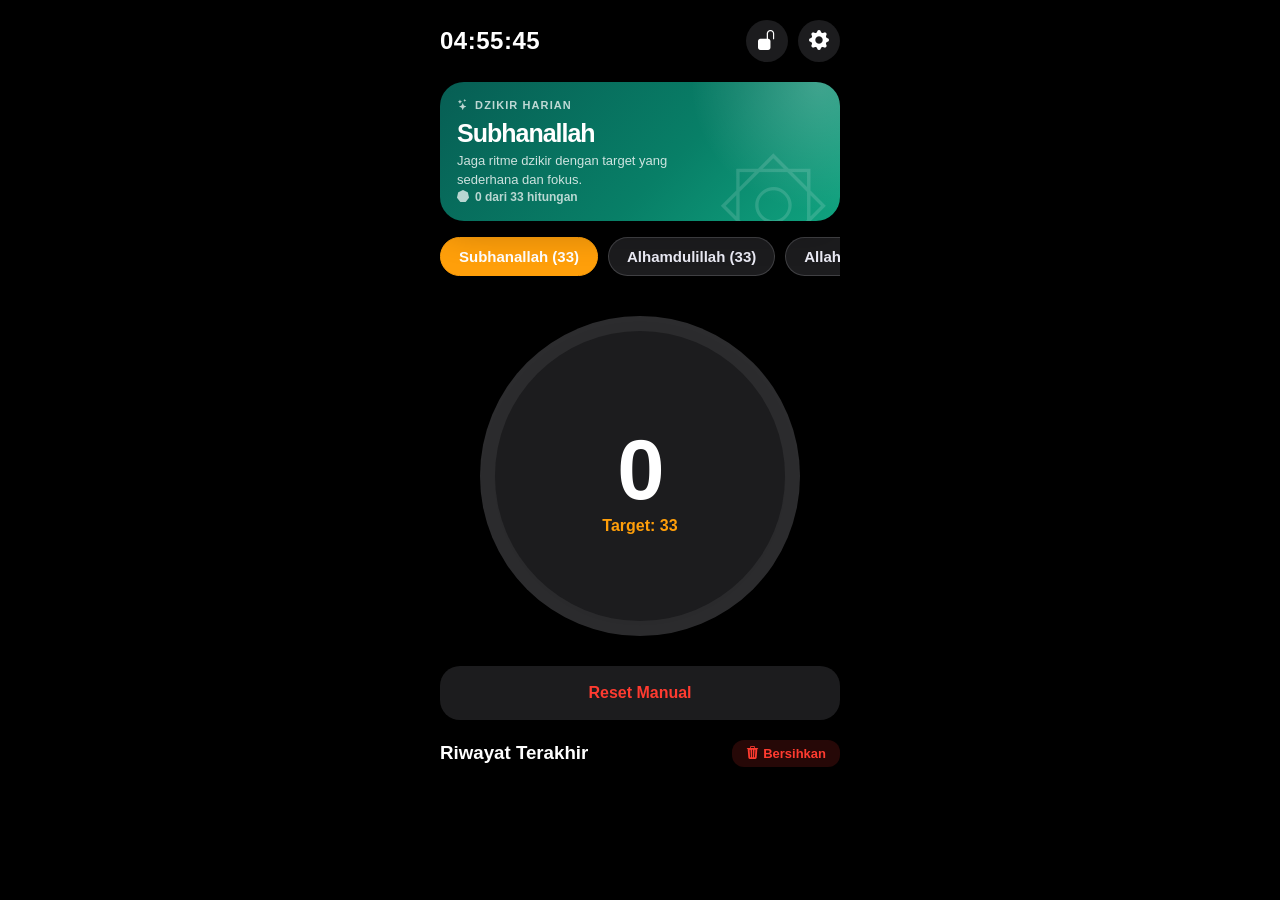
<file: tasbih/index.html>
<!DOCTYPE html>
<html lang="en">
<head>
  <meta charset="UTF-8" />
  <meta name="viewport" content="width=device-width, initial-scale=1, maximum-scale=1, user-scalable=no" />
  <title>Tasbih Digital iOS Style</title>
  <link rel="stylesheet" href="style.css" />
  <link href="https://cdn.jsdelivr.net/npm/bootstrap-icons@1.11.3/font/bootstrap-icons.min.css" rel="stylesheet">
</head>
<body class="night">

  <div class="toast" id="toastNotif">Target Tercapai!</div>
  <button class="exit-zen-btn" onclick="toggleZenSetting()">Keluar Zen Mode</button>

  <div class="modal-overlay" id="customModal">
    <div class="modal-box">
      <div class="modal-title">Atur Target Kustom</div>
      <input type="text" id="customNameInput" class="modal-input" placeholder="Nama Dzikir" style="font-size:18px; margin-bottom:10px; font-weight:normal;" />
      <input type="number" id="customInput" class="modal-input" placeholder="Jumlah Target" />
      <div class="modal-btns">
        <button class="m-btn cancel" onclick="closeModal('customModal')">Batal</button>
        <button class="m-btn save" onclick="saveCustomTarget()">Simpan</button>
      </div>
    </div>
  </div>

  <div class="modal-overlay" id="settingsModal">
    <div class="modal-box">
      <div class="modal-title">Pengaturan</div>
      
      <div class="settings-section">Sistem & Efek</div>
      <div class="setting-item">
        <span class="setting-label">Suara Klik</span>
        <div class="ios-switch" id="sw-sound" onclick="toggleSoundSetting()"></div>
      </div>
      <div class="setting-item">
        <span class="setting-label">Getar (Vibrator)</span>
        <div class="ios-switch active" id="sw-vibrate" onclick="toggleVibrateSetting()"></div>
      </div>

      <div class="settings-section">Fokus Ibadah & Data</div>
      <div class="setting-item">
        <span class="setting-label">Zen Mode</span>
        <div class="ios-switch" id="sw-zen" onclick="toggleZenSetting()"></div>
      </div>
      <div class="setting-item" style="justify-content: center; background: transparent; border: none; padding: 10px 0;">
         <button class="m-btn save" style="width: 100%;" onclick="openFullHistory()"><i class="bi bi-database me-2"></i> Lihat Database History (JSON)</button>
      </div>

      <div class="settings-section">Developer Info</div>
      <div class="soc-list">
        <a href="https://www.instagram.com/sahal_arbani413" target="_blank" class="soc-link"><i class="bi bi-instagram" style="margin-right: 8px;"></i> Instagram</a>
        <a href="https://www.facebook.com/m.mahfudh.71" target="_blank" class="soc-link"><i class="bi bi-facebook" style="margin-right: 8px;"></i> Facebook</a>
        <a href="https://www.tiktok.com/@sahal.arbani?_t=ZS-8vzU6bBIAzQ&_r=1" target="_blank" class="soc-link"><i class="bi bi-tiktok" style="margin-right: 8px;"></i> TikTok</a>
        <a href="https://youtube.com/@sahalarbani" target="_blank" class="soc-link"><i class="bi bi-youtube" style="margin-right: 8px;"></i> YouTube</a>
      </div>

      <button class="m-btn cancel" style="width: 100%; margin-top: 20px;" onclick="closeModal('settingsModal')">Tutup</button>
    </div>
  </div>

  <div class="modal-overlay" id="fullHistoryModal">
    <div class="modal-box" style="display: flex; flex-direction: column; height: 80vh;">
      <div class="modal-title">Database JSON Riwayat</div>
      <div style="overflow-y: auto; flex: 1; text-align: left; background: var(--bg-color); border-radius: 14px; padding: 10px;">
        <ol id="fullHistoryList" style="padding-left: 10px;"></ol>
      </div>
      <div class="modal-btns" style="margin-top: 15px;">
        <button class="m-btn cancel" onclick="clearAllHistory()">Hapus Semua</button>
        <button class="m-btn save" onclick="closeModal('fullHistoryModal')">Tutup</button>
      </div>
    </div>
  </div>

  <div class="top-nav">
    <div class="time" id="time">--:--:--</div>
    <div style="display: flex; gap: 10px;">
      <div class="icon-btn" id="lockBtn" onclick="toggleScreenLock()"><i class="bi bi-unlock-fill"></i></div>
      <div class="icon-btn" onclick="openModal('settingsModal')"><i class="bi bi-gear-fill"></i></div>
    </div>
  </div>

  <section class="tasbih-hero">
    <div class="tasbih-hero-copy">
      <div class="tasbih-hero-kicker"><i class="bi bi-stars"></i> Dzikir Harian</div>
      <h1 class="tasbih-hero-title" id="heroMode">Subhanallah</h1>
      <p class="tasbih-hero-text">Jaga ritme dzikir dengan target yang sederhana dan fokus.</p>
    </div>
    <div class="tasbih-hero-status"><i class="bi bi-heptagon-fill"></i> <span id="heroProgress">0 dari 33 hitungan</span></div>
  </section>

  <div class="preset-container">
    <div class="preset-pill active" onclick="setMode('Subhanallah', 33, this)">Subhanallah (33)</div>
    <div class="preset-pill" onclick="setMode('Alhamdulillah', 33, this)">Alhamdulillah (33)</div>
    <div class="preset-pill" onclick="setMode('Allahu Akbar', 34, this)">Allahu Akbar (34)</div>
    <div class="preset-pill" onclick="openCustomModal(this)">Atur Custom...</div>
  </div>

  <div class="center-container">
    <div class="progress-ring" id="progressRing">
      <button class="massive-btn" id="mainButton" onclick="incrementCount()">
        <div class="counter" id="count">0</div>
        <div class="target-label" id="targetDisplay">Target: 33</div>
      </button>
    </div>
  </div>

  <div class="controls">
    <button class="btn reset" onclick="manualReset()">Reset Manual</button>
  </div>

  <div class="history-card">
    <div class="history-header" style="display: flex; justify-content: space-between; align-items: center; margin-bottom: 15px;">
      <h3 style="margin: 0;">Riwayat Terakhir</h3>
      <button class="clear-history" onclick="clearRecentHistory()"><i class="bi bi-trash3-fill" style="margin-right: 4px;"></i> Bersihkan</button>
    </div>
    <ol id="recentHistoryList"></ol>
  </div>

  <audio id="clickSound" src="click.mp3" preload="auto"></audio>

  <script src="state.js"></script>
  <script src="ui.js"></script>
  <script src="settings.js"></script>
  <script src="core.js"></script>

  <script>
    // ===== HELPER: Konversi HEX ↔ HUE =====
    function hexToHue(hex) {
      const result = /^#?([a-f\d]{2})([a-f\d]{2})([a-f\d]{2})$/i.exec(hex);
      if (!result) return 30; // default orange hue ~30°
      const r = parseInt(result[1], 16) / 255;
      const g = parseInt(result[2], 16) / 255;
      const b = parseInt(result[3], 16) / 255;
      const max = Math.max(r, g, b), min = Math.min(r, g, b);
      let h = 0;
      if (max !== min) {
        const d = max - min;
        if (max === r) h = (g - b) / d + (g < b ? 6 : 0);
        else if (max === g) h = (b - r) / d + 2;
        else h = (r - g) / d + 4;
        h = Math.round(h * 60);
      }
      return h;
    }
    
    function hueToHex(hue) {
      const h = hue / 360;
      const hueToRgb = (p, q, t) => {
        if (t < 0) t += 1;
        if (t > 1) t -= 1;
        if (t < 1/6) return p + (q - p) * 6 * t;
        if (t < 1/2) return q;
        if (t < 2/3) return p + (q - p) * (2/3 - t) * 6;
        return p;
      };
      const q = 0.5 < 0.5 ? 0.5 * (1 + 1) : 0.5 + 0.5 - 0.5 * 0.5; // lightness=0.5, saturation=1
      const p = 2 * 0.5 - q;
      const r = hueToRgb(p, q, h + 1/3);
      const g = hueToRgb(p, q, h);
      const b = hueToRgb(p, q, h - 1/3);
      const toHex = x => Math.round(x * 255).toString(16).padStart(2, '0');
      return '#' + toHex(r) + toHex(g) + toHex(b);
    }

    // State variable untuk hue slider
    let savedHue = 0;
    
    // Init theme and color immediately from localStorage
    (function initTasbihThemeAndColor() {
      const isDark = localStorage.getItem('isDarkMode') === 'true';
      if (isDark) document.body.classList.add("night");
      else document.body.classList.remove("night");

      // Sync from parent's appAccentColor (HEX) → tasbih's accentHue (0-360)
      const savedHex = localStorage.getItem('appAccentColor') || '#FF9F0A';
      const hue = parseInt(localStorage.getItem('accentHue'), 10) || hexToHue(savedHex);
      savedHue = hue;
      localStorage.setItem('accentHue', hue.toString());
      localStorage.setItem('appAccentColor', savedHex);
      document.documentElement.style.setProperty('--accent-color', `hsl(${hue}, 100%, 50%)`);
    })();

    // Request sync from parent after DOM is ready
    window.addEventListener('DOMContentLoaded', function() {
      if (typeof updateDisplay === "function") updateDisplay();
      if (window.parent && window.parent !== window) {
        window.parent.postMessage({ type: 'REQUEST_SYNC' }, '*');
      }
    });
      const data = event.data;
      if (data.type === 'SYNC_THEME') {
        if (data.isDark) document.body.classList.add("night");
        else document.body.classList.remove("night");
      }
      if (data.type === 'SYNC_COLOR') {
        // Parent sends HEX → convert to HUE, update slider & localStorage
        const hue = hexToHue(data.colorHex);
        savedHue = hue;
        localStorage.setItem('accentHue', hue.toString());
        localStorage.setItem('appAccentColor', data.colorHex);
        document.documentElement.style.setProperty('--accent-color', `hsl(${hue}, 100%, 50%)`);
        if (typeof updateDisplay === "function") updateDisplay();
        // Also update slider UI if visible
        const hueSlider = document.getElementById('hueSlider');
        if (hueSlider) hueSlider.value = hue;
      }
      if (data.type === 'INCREMENT_COUNT') {
        if (typeof incrementCount === "function") incrementCount();
      }
    });

    if (typeof updateTime === 'function') {
      updateTime();
      setInterval(updateTime, 1000);
    }
  </script>
</body>
</html>
</file>
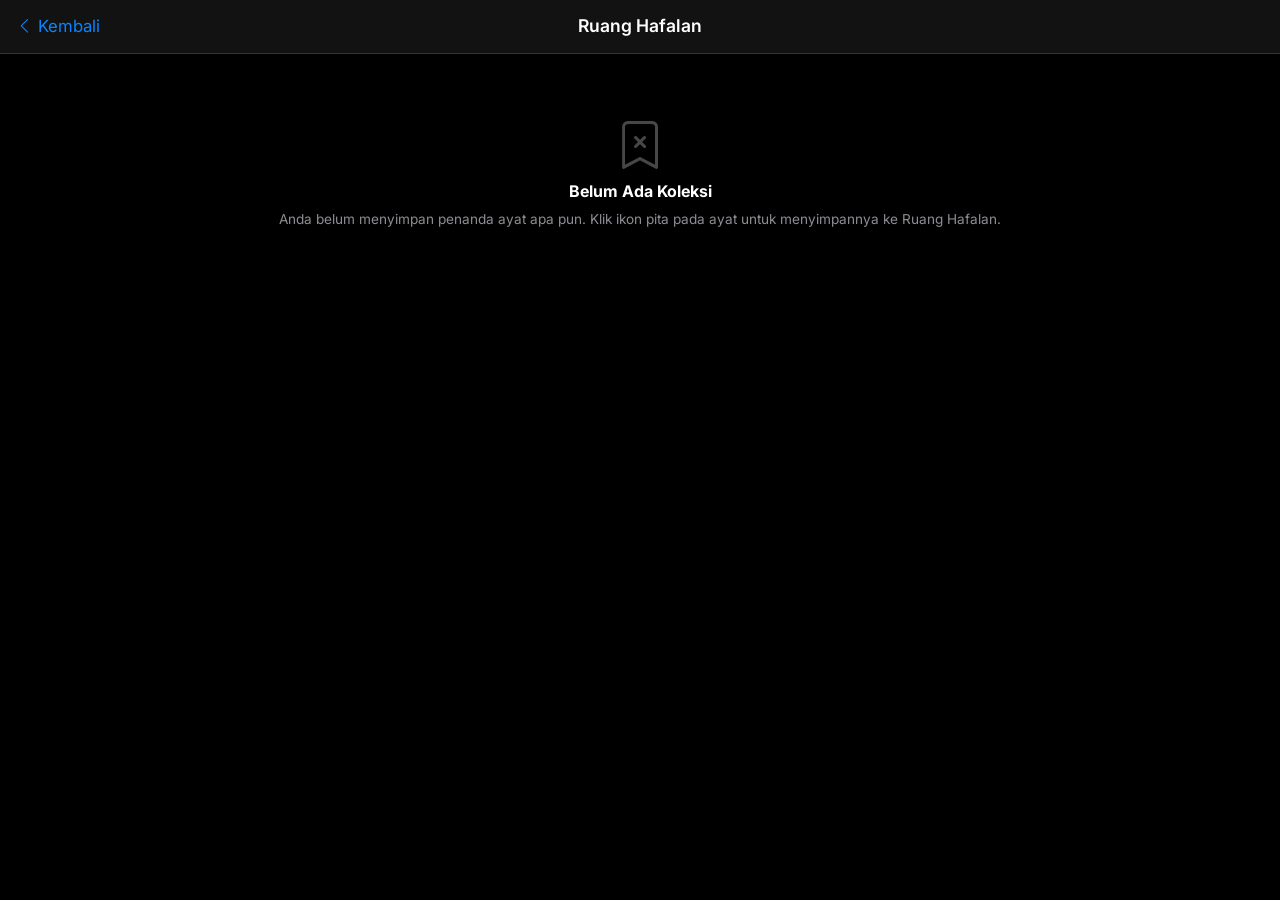
<file: bookmark.html>
<!DOCTYPE html>
<html lang="id">
<head>
  <meta charset="UTF-8">
  <meta name="viewport" content="width=device-width, initial-scale=1.0, maximum-scale=1.0, user-scalable=no, viewport-fit=cover">
  <meta name="theme-color" content="#000000">
  <title>Bookmark Al-Qur'an</title>
  <link href="https://cdn.jsdelivr.net/npm/bootstrap@5.3.3/dist/css/bootstrap.min.css" rel="stylesheet">
  <link href="https://cdn.jsdelivr.net/npm/bootstrap-icons@1.11.3/font/bootstrap-icons.min.css" rel="stylesheet">
  <link href="https://fonts.googleapis.com/css2?family=Inter:wght@400;500;600;700&family=Amiri:wght@400;700&display=swap" rel="stylesheet">
  
  <style>
    :root {
      --ios-bg-primary: #F2F2F7; --ios-bg-secondary: #FFFFFF; --ios-text-main: #000000;
      --ios-text-muted: #8E8E93; --ios-glass-bg: rgba(255, 255, 255, 0.75);
      --ios-glass-border: rgba(0, 0, 0, 0.1); --ios-blue: #0A84FF; --ios-red: #FF3B30;
      --ios-gray-fill: rgba(118, 118, 128, 0.12); --font-sans: 'Inter', sans-serif;
      --font-arab: 'Amiri', serif;
    }

    body.dark-mode {
      --ios-bg-primary: #000000; --ios-bg-secondary: #1C1C1E; --ios-text-main: #FFFFFF;
      --ios-text-muted: rgba(235, 235, 245, 0.6); --ios-glass-bg: rgba(28, 28, 30, 0.65);
      --ios-glass-border: rgba(255, 255, 255, 0.15); --ios-gray-fill: rgba(118, 118, 128, 0.24);
    }

    body {
      font-family: var(--font-sans); background-color: var(--ios-bg-primary); color: var(--ios-text-main);
      margin: 0; padding-top: 70px; padding-bottom: 40px;
    }

    .ios-navbar {
      position: fixed; top: 0; left: 0; width: 100%; height: 54px; background-color: var(--ios-glass-bg);
      backdrop-filter: blur(30px) saturate(200%); -webkit-backdrop-filter: blur(30px) saturate(200%);
      border-bottom: 0.5px solid var(--ios-glass-border); display: flex; align-items: center; justify-content: space-between;
      padding: 0 16px; padding-top: env(safe-area-inset-top); z-index: 1000;
    }

    .ios-navbar .nav-title { font-size: 1.1rem; font-weight: 600; position: absolute; left: 50%; transform: translateX(-50%); }
    .ios-btn-text { background: transparent; border: none; color: var(--ios-blue); font-size: 1.05rem; font-weight: 400; padding: 0; cursor: pointer; }

    .ios-card {
      background-color: var(--ios-bg-secondary); border-radius: 16px; padding: 24px 20px; margin-bottom: 20px;
      border: 0.5px solid var(--ios-glass-border); box-shadow: 0 1px 3px rgba(0,0,0,0.05);
    }
    
    .bm-title { font-size: 1.05rem; font-weight: 700; color: var(--ios-blue); margin-bottom: 4px; }
    .bm-date { font-size: 0.75rem; color: var(--ios-text-muted); }
    
    /* CSS TIPOGRAFI ARSITEKTUR AYAT */
    .text-arab { font-family: var(--font-arab); font-size: 2.2rem; text-align: right; line-height: 2.2; color: var(--ios-text-main); margin-bottom: 20px; }
    .text-latin { color: var(--ios-blue); font-size: 0.95rem; margin-bottom: 8px; font-weight: 500; }
    .text-indo { color: var(--ios-text-muted); font-size: 0.95rem; line-height: 1.5; margin-bottom: 24px;}
    
    .bm-actions { display: flex; justify-content: space-between; align-items: center; border-top: 0.5px solid var(--ios-glass-border); padding-top: 16px; }
    .btn-action { background: var(--ios-gray-fill); color: var(--ios-text-main); border: none; border-radius: 10px; padding: 10px 16px; font-size: 0.85rem; font-weight: 600; display: flex; align-items: center; gap: 6px; }
    .btn-action.delete { color: var(--ios-red); }
    .btn-action.open { background: var(--ios-blue); color: #FFF; }

    .modal-content { background-color: var(--ios-bg-secondary); border-radius: 20px; border: 0.5px solid var(--ios-glass-border); }
    .modal-header { border-bottom: none; padding-bottom: 0; justify-content: center; }
    .modal-title { font-weight: 700; font-size: 1.1rem; }
    .modal-body { text-align: center; color: var(--ios-text-muted); padding-top: 10px; font-size: 0.95rem; }
    .modal-footer { border-top: 0.5px solid var(--ios-glass-border); display: flex; padding: 0; flex-wrap: nowrap; }
    .modal-btn { flex: 1; background: transparent; border: none; padding: 16px; font-weight: 600; font-size: 1.05rem; color: var(--ios-blue); }
    .modal-btn.danger { color: var(--ios-red); border-left: 0.5px solid var(--ios-glass-border); }
    
    .empty-state { text-align: center; padding: 40px 20px; color: var(--ios-text-muted); }
    .empty-state i { font-size: 3rem; margin-bottom: 10px; opacity: 0.5; }
  </style>
</head>
<body class="dark-mode">

<header class="ios-navbar">
  <button class="ios-btn-text" onclick="goBack()"><i class="bi bi-chevron-left"></i> Kembali</button>
  <div class="nav-title">Ruang Hafalan</div>
  <div style="width: 70px;"></div>
</header>

<main class="container px-3" id="bookmarkContainer">
  </main>

<div class="modal fade" id="deleteModal" tabindex="-1" aria-hidden="true">
  <div class="modal-dialog modal-dialog-centered" style="max-width: 320px; margin: 0 auto;">
    <div class="modal-content">
      <div class="modal-header">
        <h5 class="modal-title">Hapus Bookmark?</h5>
      </div>
      <div class="modal-body">
        Apakah Anda yakin ingin menghapus penanda ayat ini dari koleksi Anda?
      </div>
      <div class="modal-footer">
        <button type="button" class="modal-btn" data-bs-dismiss="modal">Batal</button>
        <button type="button" class="modal-btn danger" id="confirmDeleteBtn">Hapus</button>
      </div>
    </div>
  </div>
</div>

<script src="https://cdn.jsdelivr.net/npm/bootstrap@5.3.3/dist/js/bootstrap.bundle.min.js"></script>
<script>
  let bookmarks = [];
  let deleteTargetId = null;
  const deleteModal = new bootstrap.Modal(document.getElementById('deleteModal'));

  window.addEventListener("load", () => {
    const isDark = localStorage.getItem('isDarkMode') !== 'false';
    if (!isDark) document.body.classList.remove("dark-mode");
    
    const savedColor = localStorage.getItem('appAccentColor');
    if (savedColor) document.documentElement.style.setProperty('--ios-blue', savedColor);
    
    loadBookmarks();
  });

  function loadBookmarks() {
    const stored = localStorage.getItem('quran_bookmarks');
    if (stored) {
      bookmarks = JSON.parse(stored);
      bookmarks.sort((a, b) => b.timestamp - a.timestamp);
    }
    renderBookmarks();
  }

  function renderBookmarks() {
    const container = document.getElementById('bookmarkContainer');
    if (bookmarks.length === 0) {
      container.innerHTML = `
        <div class="empty-state">
          <i class="bi bi-bookmark-x"></i>
          <h6 class="fw-bold text-white">Belum Ada Koleksi</h6>
          <p style="font-size: 0.85rem;">Anda belum menyimpan penanda ayat apa pun. Klik ikon pita pada ayat untuk menyimpannya ke Ruang Hafalan.</p>
        </div>
      `;
      return;
    }

    container.innerHTML = bookmarks.map(bm => {
      // BACKWARD COMPATIBILITY: Antisipasi data bookmark lama yang masih pakai "textSnippet"
      const arabText = bm.teksArab ? `<div class="text-arab">${bm.teksArab}</div>` : '';
      const latinText = bm.teksLatin ? bm.teksLatin : (bm.textSnippet || '');
      const indoText = bm.teksIndo ? `<div class="text-indo">${bm.teksIndo}</div>` : '';

      return `
      <div class="ios-card" id="bm-card-${bm.id}">
        <div class="d-flex justify-content-between align-items-center mb-4">
           <div class="bm-title">Surah ${bm.surahName} : Ayat ${bm.ayahNum}</div>
           <div class="bm-date mb-0"><i class="bi bi-clock me-1"></i> ${new Date(bm.timestamp).toLocaleDateString('id-ID', {day: 'numeric', month: 'short'})}</div>
        </div>
        
        ${arabText}
        <div class="text-latin">${latinText}</div>
        ${indoText}
        
        <div class="bm-actions">
          <button class="btn-action delete" onclick="prepareDelete(${bm.id})"><i class="bi bi-trash3-fill"></i> Hapus</button>
          <button class="btn-action open" onclick="openTargetAyah(${bm.surahNum}, ${bm.ayahNum})"><i class="bi bi-book-half"></i> Lanjut Baca</button>
        </div>
      </div>
      `;
    }).join("");
  }

  function prepareDelete(id) {
    deleteTargetId = id;
    deleteModal.show();
  }

  document.getElementById('confirmDeleteBtn').addEventListener('click', () => {
    if (deleteTargetId) {
      bookmarks = bookmarks.filter(bm => bm.id !== deleteTargetId);
      localStorage.setItem('quran_bookmarks', JSON.stringify(bookmarks));
      renderBookmarks();
      deleteModal.hide();
    }
  });

  function openTargetAyah(surahNum, ayahNum) {
    window.location.href = `index.html?openSurah=${surahNum}&scrollAyah=${ayahNum}`;
  }

  function goBack() {
    if (window.history.length > 1) window.history.back();
    else window.location.href = 'index.html#homePage';
  }
</script>
</body>
</html>
</file>
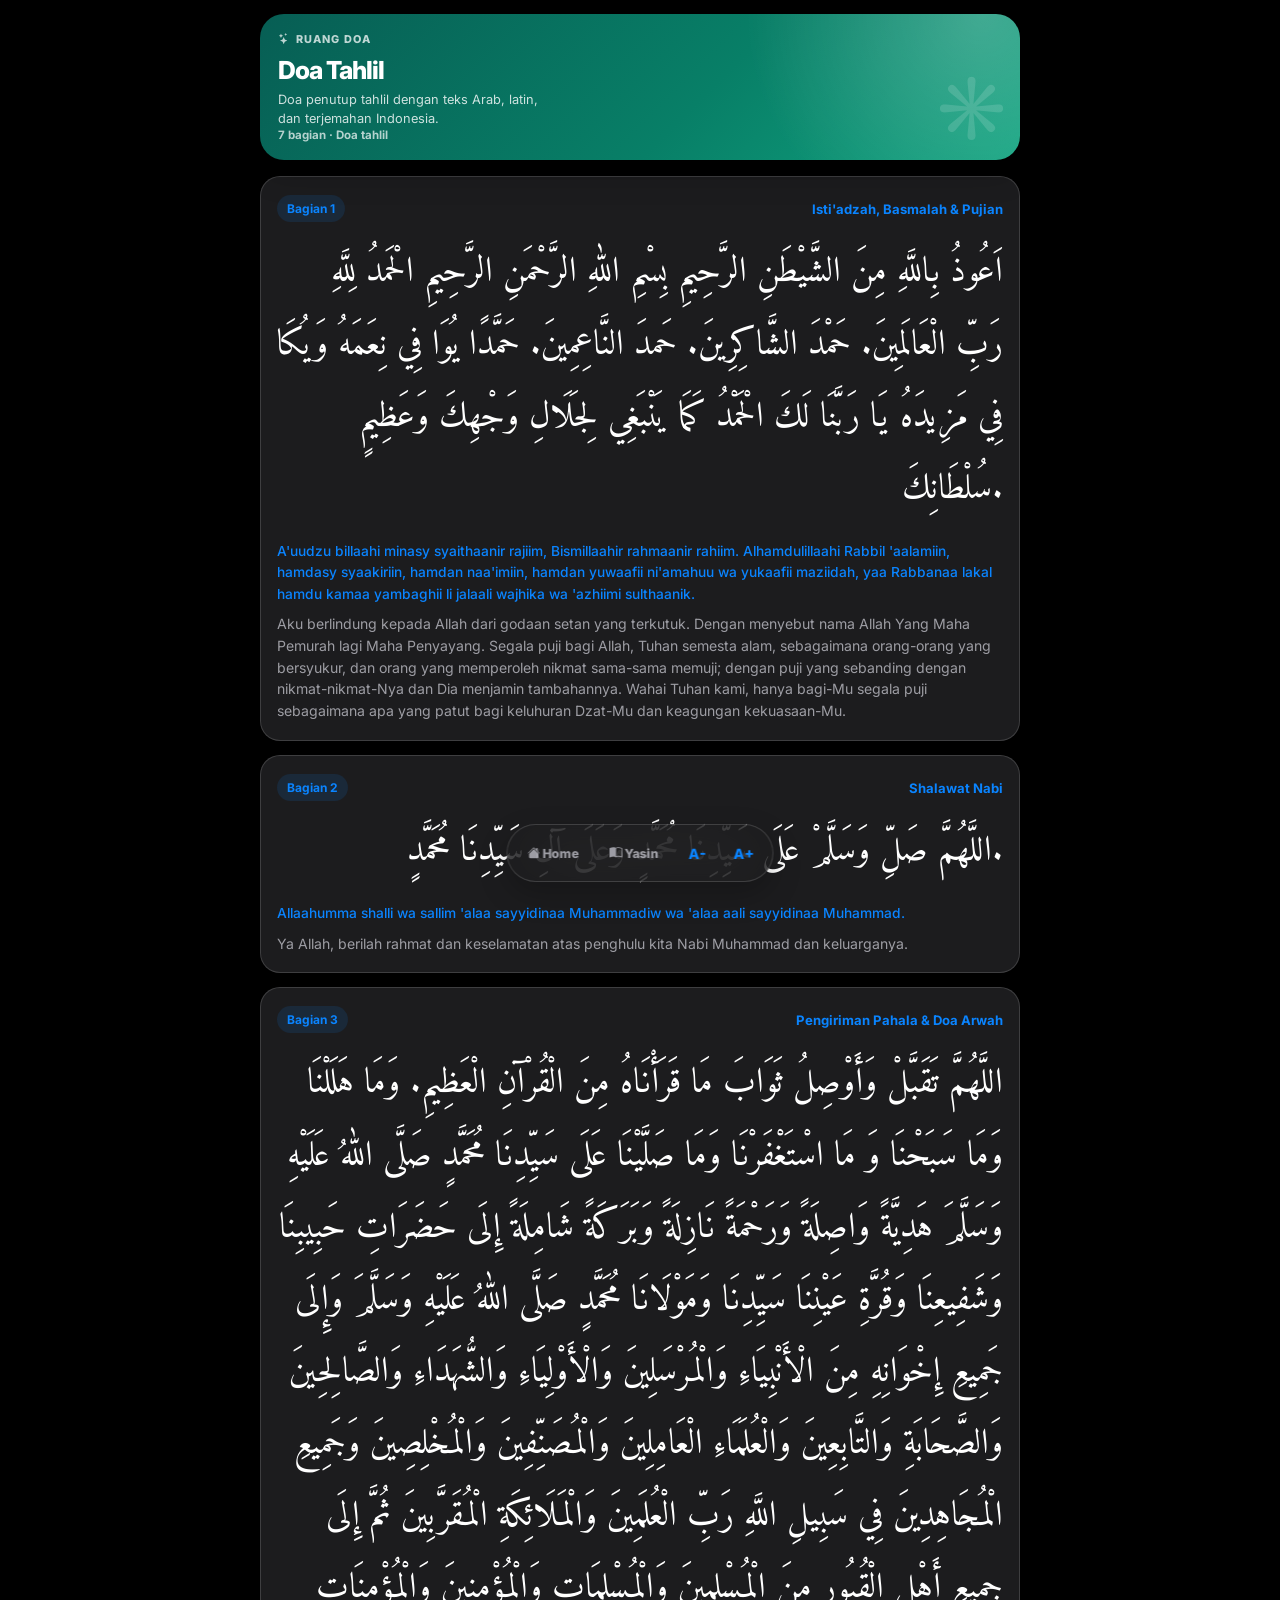
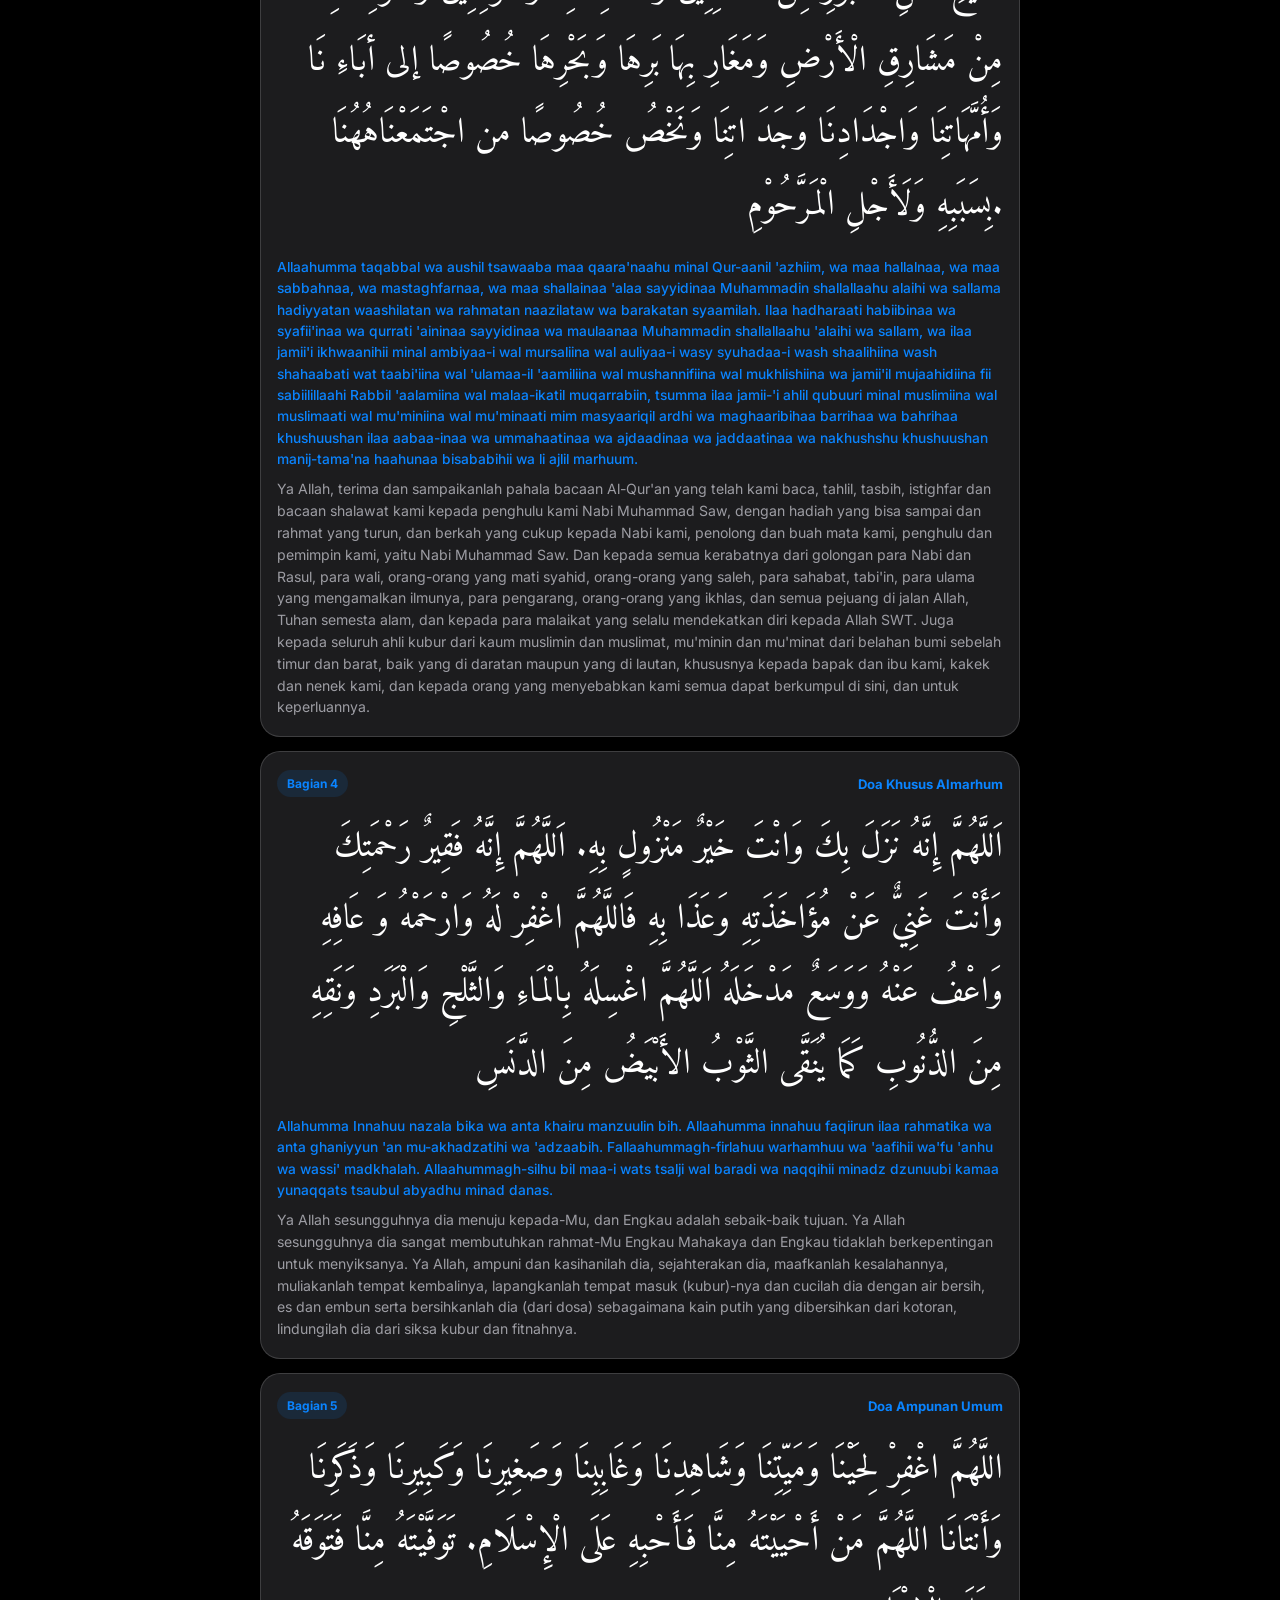
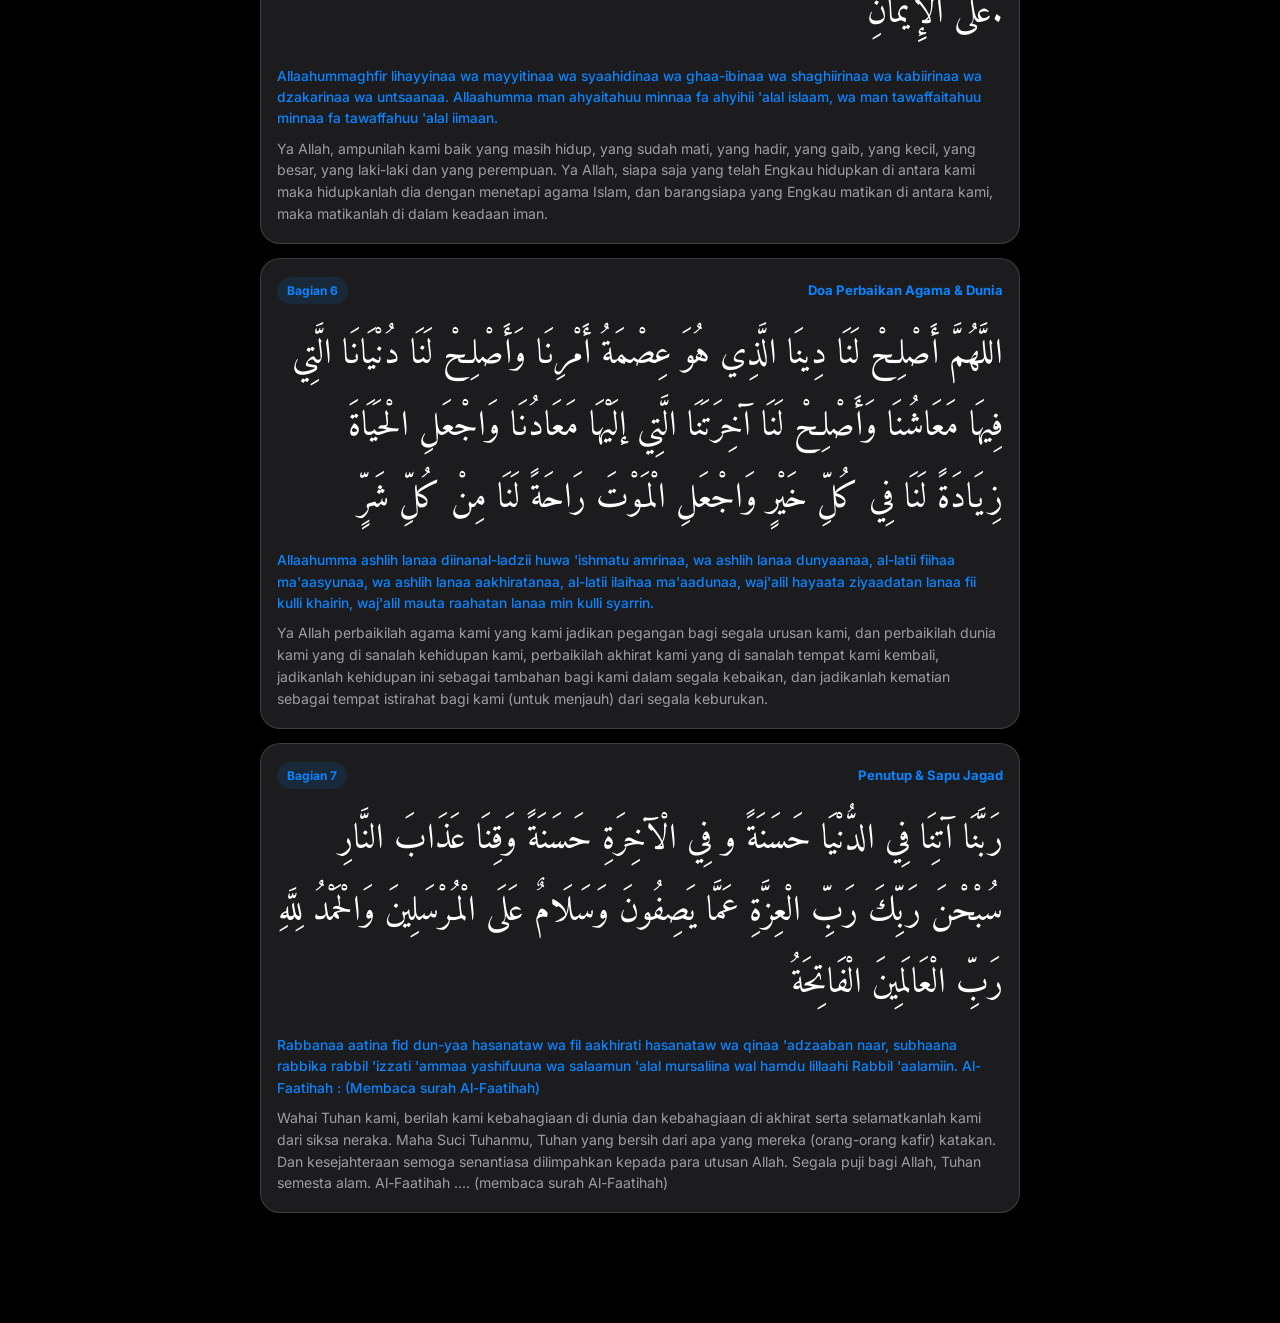
<file: doa-tahlil.html>
<!DOCTYPE html>
<html lang="id">
<head>
  <meta charset="UTF-8">
  <meta name="viewport" content="width=device-width, initial-scale=1.0, maximum-scale=1.0, user-scalable=no, viewport-fit=cover">
  <meta name="theme-color" content="#000000">
  <title>Doa Tahlil</title>
  <link href="https://cdn.jsdelivr.net/npm/bootstrap-icons@1.11.3/font/bootstrap-icons.min.css" rel="stylesheet">
  <link href="https://fonts.googleapis.com/css2?family=Inter:wght@400;500;600;700&family=Amiri:wght@400;700&display=swap" rel="stylesheet">
  <style>
    :root {
      --bg-primary: #F2F2F7; --bg-secondary: #FFFFFF; --text-main: #000000;
      --text-muted: #8E8E93; --glass-bg: rgba(255,255,255,0.78); --glass-border: rgba(0,0,0,0.1);
      --accent: #0A84FF; --accent-soft: rgba(10,132,255,0.12); --gray-fill: rgba(118,118,128,0.12); --reading-font-size: 2rem;
      --font-sans: 'Inter', -apple-system, BlinkMacSystemFont, sans-serif; --font-arab: 'Amiri', serif;
    }
    body.dark-mode {
      --bg-primary: #000000; --bg-secondary: #1C1C1E; --text-main: #FFFFFF;
      --text-muted: rgba(235,235,245,0.62); --glass-bg: rgba(28,28,30,0.72); --glass-border: rgba(255,255,255,0.15);
      --gray-fill: rgba(118,118,128,0.24);
    }
    * { box-sizing: border-box; }
    body {
      margin: 0; padding: calc(14px + env(safe-area-inset-top)) 16px calc(96px + env(safe-area-inset-bottom)); background: var(--bg-primary);
      color: var(--text-main); font-family: var(--font-sans); -webkit-font-smoothing: antialiased;
    }
    .reading-hero { margin: 0 0 16px; padding: 18px; min-height: 138px; display: flex; flex-direction: column; justify-content: space-between; border-radius: 24px; color: #fff; overflow: hidden; position: relative; background: radial-gradient(circle at 95% 0%, rgba(255,255,255,0.22), transparent 32%), linear-gradient(135deg, #075E54, #087F67 58%, #10A37F); box-shadow: 0 14px 32px rgba(0,0,0,0.2); }
    .reading-hero::after { content: "۞"; position: absolute; right: 12px; bottom: -38px; color: rgba(255,255,255,0.14); font-family: var(--font-arab); font-size: 7rem; }
    .reading-hero-copy { position: relative; z-index: 1; }
    .reading-hero-kicker { display: flex; align-items: center; gap: 6px; color: rgba(255,255,255,0.74); font-size: 0.68rem; font-weight: 800; letter-spacing: 0.1em; text-transform: uppercase; }
    .reading-hero-title { margin: 9px 0 5px; font-size: 1.55rem; font-weight: 800; letter-spacing: -0.04em; }
    .reading-hero-text { margin: 0; max-width: 260px; color: rgba(255,255,255,0.8); font-size: 0.8rem; line-height: 1.5; }
    .reading-hero-status { position: relative; z-index: 1; color: rgba(255,255,255,0.7); font-size: 0.72rem; font-weight: 700; }
    .reading-card {
      margin-bottom: 14px; padding: 18px 16px; border-radius: 20px; background: var(--bg-secondary);
      border: 0.5px solid var(--glass-border); box-shadow: 0 1px 3px rgba(0,0,0,0.05);
    }
    .card-head { display: flex; align-items: center; justify-content: space-between; gap: 12px; margin-bottom: 14px; }
    .badge { padding: 6px 10px; border-radius: 999px; color: var(--accent); background: var(--accent-soft); font-size: 0.75rem; font-weight: 700; }
    .item-title { color: var(--accent); font-size: 0.82rem; font-weight: 700; text-align: right; }
    .arabic { margin-bottom: 16px; color: var(--text-main); font-family: var(--font-arab); font-size: var(--reading-font-size); line-height: 2.05; text-align: right; }
    .latin { margin-bottom: 8px; color: var(--accent); font-size: 0.86rem; font-weight: 500; line-height: 1.55; }
    .meaning { color: var(--text-muted); font-size: 0.88rem; line-height: 1.55; }
    .state { padding: 52px 18px; color: var(--text-muted); text-align: center; font-size: 0.9rem; line-height: 1.5; }
    .spinner { width: 30px; height: 30px; margin: 0 auto 12px; border: 3px solid var(--gray-fill); border-top-color: var(--accent); border-radius: 50%; animation: spin 0.8s linear infinite; }
    @keyframes spin { to { transform: rotate(360deg); } }
    @media (min-width: 720px) { main { max-width: 760px; margin: auto; } .arabic { font-size: 2.2rem; } }
    .reading-toolbar { position: fixed; left: 50%; bottom: calc(18px + env(safe-area-inset-bottom)); transform: translateX(-50%); display: flex; align-items: center; gap: 5px; padding: 7px; border: 0.5px solid var(--glass-border); border-radius: 999px; background: var(--glass-bg); box-shadow: 0 12px 30px rgba(0,0,0,0.22); backdrop-filter: blur(28px) saturate(180%); -webkit-backdrop-filter: blur(28px) saturate(180%); z-index: 20; }
    .reading-toolbar button { min-height: 42px; padding: 0 13px; border: 0; border-radius: 999px; background: transparent; color: var(--text-muted); font-size: 0.78rem; font-weight: 800; font-family: var(--font-sans); white-space: nowrap; }
    .reading-toolbar button.active { background: var(--accent); color: #fff; }
    .reading-toolbar .zoom-btn { min-width: 42px; padding: 0 8px; color: var(--accent); font-size: 0.88rem; }
    .reading-toolbar button:active { opacity: 0.65; }
  </style>
</head>
<body class="dark-mode">
<main>
  <section class="reading-hero">
    <div class="reading-hero-copy">
      <div class="reading-hero-kicker"><i class="bi bi-stars"></i> Ruang Doa</div>
      <h1 class="reading-hero-title" id="heroTitle">Doa Tahlil</h1>
      <p class="reading-hero-text" id="heroText">Doa penutup tahlil dengan teks Arab, latin, dan terjemahan Indonesia.</p>
    </div>
    <div class="reading-hero-status" id="heroStatus">Memuat doa...</div>
  </section>
  <div id="content"><div class="state"><div class="spinner"></div>Memuat bacaan...</div></div>
</main>

<nav class="reading-toolbar" aria-label="Kontrol bacaan">
  <button onclick="window.location.href='index.html'"><i class="bi bi-house-fill"></i> Home</button>
  <button onclick="window.location.href='yasin-tahlil.html'"><i class="bi bi-book-half"></i> Yasin</button>
  <button class="zoom-btn" onclick="changeReadingSize('decrease')" aria-label="Perkecil teks Arab">A-</button>
  <button class="zoom-btn" onclick="changeReadingSize('increase')" aria-label="Perbesar teks Arab">A+</button>
</nav>

<script>
  let doaTahlilData = null;
  let readingFontSize = Number(localStorage.getItem('doaTahlilFontSize')) || 2;

  if ('serviceWorker' in navigator) navigator.serviceWorker.register('service-worker.js');

  window.addEventListener('load', () => {
    applyTheme();
    loadDoaTahlil();
  });

  function applyTheme() {
    if (localStorage.getItem('isDarkMode') === 'false') document.body.classList.remove('dark-mode');
    const savedColor = localStorage.getItem('appAccentColor');
    if (savedColor) document.documentElement.style.setProperty('--accent', savedColor);
    document.documentElement.style.setProperty('--reading-font-size', readingFontSize + 'rem');
  }

  function changeReadingSize(direction) {
    if (direction === 'increase' && readingFontSize < 3.4) readingFontSize += 0.2;
    if (direction === 'decrease' && readingFontSize > 1.4) readingFontSize -= 0.2;
    readingFontSize = Number(readingFontSize.toFixed(1));
    document.documentElement.style.setProperty('--reading-font-size', readingFontSize + 'rem');
    localStorage.setItem('doaTahlilFontSize', readingFontSize);
  }

  function renderLoading() {
    document.getElementById('content').innerHTML = '<div class="state"><div class="spinner"></div>Memuat bacaan...</div>';
  }

  async function loadDoaTahlil() {
    if (doaTahlilData) return renderDoaTahlil(doaTahlilData);
    try {
      const response = await fetch('doa-tahlil.json');
      if (!response.ok) throw new Error('Gagal mengambil doa tahlil');
      const json = await response.json();
      doaTahlilData = json.data || [];
      renderDoaTahlil(doaTahlilData);
    } catch (error) {
      renderError('Doa tahlil belum dapat dimuat. Coba buka kembali halaman ini.');
    }
  }

  function renderDoaTahlil(items) {
    document.getElementById('heroStatus').textContent = `${items.length} bagian · Doa tahlil`;
    document.getElementById('content').innerHTML = items.map((item, index) => `
      <article class="reading-card">
        <div class="card-head">
          <span class="badge">Bagian ${index + 1}</span>
          ${item.title ? `<span class="item-title">${item.title}</span>` : ''}
        </div>
        <div class="arabic">${item.arabic}</div>
        ${item.latin ? `<div class="latin">${item.latin}</div>` : ''}
        ${item.translation ? `<div class="meaning">${item.translation}</div>` : ''}
      </article>
    `).join('');
  }

  function renderError(message) {
    document.getElementById('content').innerHTML = `<div class="state"><i class="bi bi-wifi-off" style="display:block;font-size:2rem;margin-bottom:10px"></i>${message}</div>`;
  }
</script>
</body>
</html>
</file>
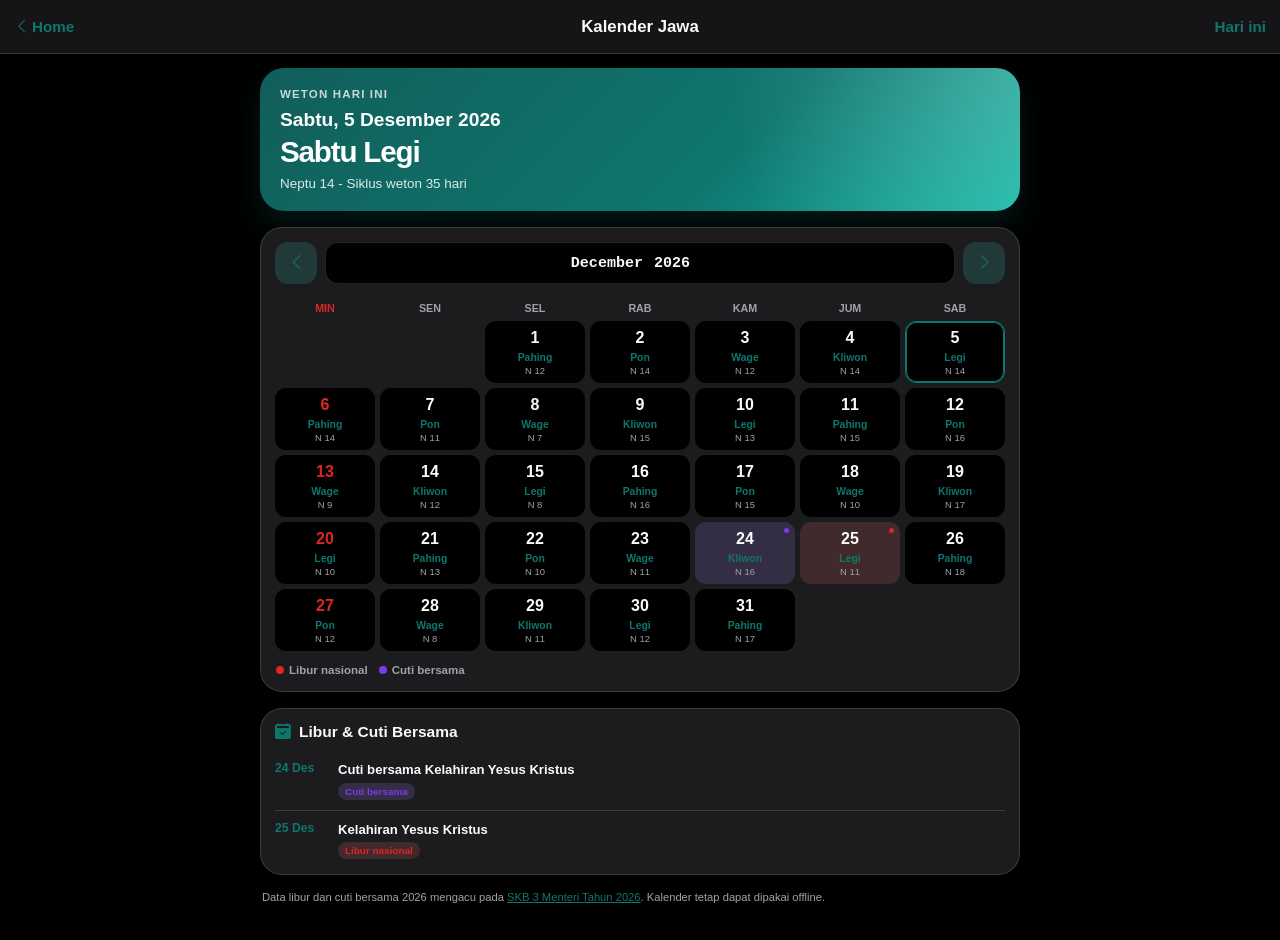
<file: kalender-jawa.html>
<!DOCTYPE html>
<html lang="id">
<head>
  <meta charset="UTF-8">
  <meta name="viewport" content="width=device-width, initial-scale=1.0, maximum-scale=1.0, user-scalable=no, viewport-fit=cover">
  <meta name="theme-color" content="#0F766E">
  <title>Kalender Jawa</title>
  <link href="https://cdn.jsdelivr.net/npm/bootstrap-icons@1.11.3/font/bootstrap-icons.min.css" rel="stylesheet">
  <style>
    :root { --bg:#F2F2F7;--card:#FFF;--text:#111827;--muted:#6B7280;--border:rgba(15,23,42,.1);--accent:#0F766E;--accent-soft:rgba(15,118,110,.12);--danger:#DC2626;--danger-soft:rgba(220,38,38,.1);--leave:#7C3AED;--leave-soft:rgba(124,58,237,.11) }
    body.dark-mode { --bg:#000;--card:#1C1C1E;--text:#F9FAFB;--muted:#A1A1AA;--border:rgba(255,255,255,.14);--accent-soft:rgba(45,212,191,.16);--danger-soft:rgba(248,113,113,.17);--leave-soft:rgba(167,139,250,.17) }
    * { box-sizing:border-box } body { margin:0;background:var(--bg);color:var(--text);font-family:-apple-system,BlinkMacSystemFont,"Segoe UI",sans-serif;padding:calc(68px + env(safe-area-inset-top)) 16px calc(34px + env(safe-area-inset-bottom)) }
    .navbar { position:fixed;inset:0 0 auto;height:calc(54px + env(safe-area-inset-top));padding:env(safe-area-inset-top) 14px 0;display:flex;align-items:center;justify-content:space-between;background:rgba(255,255,255,.78);border-bottom:.5px solid var(--border);backdrop-filter:blur(24px);-webkit-backdrop-filter:blur(24px);z-index:10 }
    body.dark-mode .navbar { background:rgba(28,28,30,.78) }.navbar-title { position:absolute;left:50%;transform:translateX(-50%);font-size:1.05rem;font-weight:750 }.back-btn,.today-btn,.nav-btn { border:0;background:transparent;color:var(--accent);cursor:pointer;font-weight:700;font-size:.95rem }.back-btn { display:flex;align-items:center;gap:3px;padding:8px 0 }.today-btn { padding:8px 0 } main { max-width:760px;margin:0 auto }
    .hero { padding:20px;border-radius:24px;color:#FFF;margin-bottom:16px;background:radial-gradient(circle at 100% 0,rgba(255,255,255,.2),transparent 38%),linear-gradient(135deg,#115E59,#0F766E 62%,#14B8A6);box-shadow:0 14px 30px rgba(15,118,110,.2) }.hero-kicker { font-size:.72rem;font-weight:800;letter-spacing:.1em;opacity:.76;text-transform:uppercase }.hero-date { font-size:1.2rem;font-weight:800;margin:9px 0 4px }.hero-weton { font-size:1.85rem;font-weight:850;letter-spacing:-.04em }.hero-detail { margin-top:7px;font-size:.84rem;opacity:.86 }
    .calendar-card,.event-card { background:var(--card);border:.5px solid var(--border);border-radius:22px;padding:14px;box-shadow:0 2px 8px rgba(0,0,0,.04) }.calendar-header { display:grid;grid-template-columns:42px 1fr 42px;gap:8px;align-items:center;margin-bottom:15px }.nav-btn { height:42px;border-radius:13px;background:var(--accent-soft);font-size:1.08rem }.month-picker { width:100%;border:1px solid var(--border);border-radius:13px;padding:10px 8px;background:var(--bg);color:var(--text);font-size:.94rem;font-weight:750;text-align:center }
    .grid { display:grid;grid-template-columns:repeat(7,minmax(0,1fr));gap:5px }.weekday { padding:3px 0 7px;color:var(--muted);text-align:center;font-size:.67rem;font-weight:800;text-transform:uppercase }.weekday.sunday { color:var(--danger) }.day { position:relative;min-height:62px;padding:7px 2px 5px;border-radius:11px;background:var(--bg);border:1px solid transparent;text-align:center }.day.empty { visibility:hidden }.day.today { border-color:var(--accent);box-shadow:inset 0 0 0 1px var(--accent) }.day.sunday .date { color:var(--danger) }.day.holiday { background:var(--danger-soft) }.day.leave { background:var(--leave-soft) }.date { font-size:1rem;font-weight:850 }.pasaran { color:var(--accent);font-size:.65rem;font-weight:750;margin-top:5px }.neptu { color:var(--muted);font-size:.59rem;margin-top:2px }.dot { position:absolute;top:5px;right:5px;width:5px;height:5px;border-radius:50%;background:var(--danger) }.dot.leave { background:var(--leave) }
    .legend { display:flex;flex-wrap:wrap;gap:11px;padding:13px 1px 1px;color:var(--muted);font-size:.72rem;font-weight:650 }.legend span { display:flex;align-items:center;gap:5px }.legend i { width:8px;height:8px;border-radius:50%;background:var(--danger) }.legend i.leave { background:var(--leave) }.event-card { margin-top:16px }.event-title { display:flex;align-items:center;gap:8px;margin:0 0 10px;font-size:.97rem }.event-list { list-style:none;margin:0;padding:0 }.event-item { display:grid;grid-template-columns:54px 1fr;gap:9px;padding:10px 0;border-bottom:.5px solid var(--border) }.event-item:last-child { border-bottom:0;padding-bottom:1px }.event-day { color:var(--accent);font-size:.76rem;font-weight:800 }.event-name { font-size:.82rem;font-weight:700;line-height:1.35 }.badge { display:inline-block;margin-top:4px;border-radius:999px;padding:3px 7px;font-size:.62rem;font-weight:800 }.badge.holiday { color:var(--danger);background:var(--danger-soft) }.badge.leave { color:var(--leave);background:var(--leave-soft) }.empty-event { color:var(--muted);font-size:.82rem;line-height:1.5 }.source { margin:14px 2px 0;color:var(--muted);font-size:.7rem;line-height:1.45 }.source a { color:var(--accent) }
  </style>
</head>
<body class="dark-mode">
  <header class="navbar"><button class="back-btn" onclick="goBack()"><i class="bi bi-chevron-left"></i> Home</button><div class="navbar-title">Kalender Jawa</div><button class="today-btn" onclick="goToday()">Hari ini</button></header>
  <main>
    <section class="hero"><div class="hero-kicker">Weton Hari Ini</div><div class="hero-date" id="todayDate"></div><div class="hero-weton" id="todayWeton"></div><div class="hero-detail" id="todayDetail"></div></section>
    <section class="calendar-card">
      <div class="calendar-header"><button class="nav-btn" onclick="changeMonth(-1)" aria-label="Bulan sebelumnya"><i class="bi bi-chevron-left"></i></button><input class="month-picker" type="month" id="monthPicker" onchange="renderCalendar()"><button class="nav-btn" onclick="changeMonth(1)" aria-label="Bulan berikutnya"><i class="bi bi-chevron-right"></i></button></div>
      <div class="grid"><div class="weekday sunday">Min</div><div class="weekday">Sen</div><div class="weekday">Sel</div><div class="weekday">Rab</div><div class="weekday">Kam</div><div class="weekday">Jum</div><div class="weekday">Sab</div></div><div class="grid" id="calendarGrid"></div>
      <div class="legend"><span><i></i> Libur nasional</span><span><i class="leave"></i> Cuti bersama</span></div>
    </section>
    <section class="event-card"><h2 class="event-title"><i class="bi bi-calendar2-check-fill" style="color:var(--accent)"></i> Libur & Cuti Bersama</h2><ul class="event-list" id="eventList"></ul></section>
    <p class="source">Data libur dan cuti bersama 2026 mengacu pada <a href="https://www.setneg.go.id/baca/index/inilah_skb_3_menteri_libur_nasional_dan_cuti_bersama_2026">SKB 3 Menteri Tahun 2026</a>. Kalender tetap dapat dipakai offline.</p>
  </main>
  <script>
    const PASARAN=['Legi','Pahing','Pon','Wage','Kliwon'],DAY_NEPTU=[5,4,3,7,8,6,9],PASARAN_NEPTU={Legi:5,Pahing:9,Pon:7,Wage:4,Kliwon:8},EPOCH_UTC=Date.UTC(1970,0,1);let activeDate=new Date();
    const EVENTS_2026=[
      ['2026-01-01','Tahun Baru 2026 Masehi','holiday'],['2026-01-16','Isra Mikraj Nabi Muhammad saw.','holiday'],['2026-02-16','Cuti bersama Tahun Baru Imlek 2577 Kongzili','leave'],['2026-02-17','Tahun Baru Imlek 2577 Kongzili','holiday'],['2026-03-18','Cuti bersama Hari Suci Nyepi','leave'],['2026-03-19','Hari Suci Nyepi (Tahun Baru Saka 1948)','holiday'],['2026-03-20','Cuti bersama Idulfitri 1447 H','leave'],['2026-03-21','Hari Raya Idulfitri 1447 H','holiday'],['2026-03-22','Hari Raya Idulfitri 1447 H','holiday'],['2026-03-23','Cuti bersama Idulfitri 1447 H','leave'],['2026-03-24','Cuti bersama Idulfitri 1447 H','leave'],['2026-04-03','Wafat Yesus Kristus','holiday'],['2026-04-05','Kebangkitan Yesus Kristus (Paskah)','holiday'],['2026-05-01','Hari Buruh Internasional','holiday'],['2026-05-14','Kenaikan Yesus Kristus','holiday'],['2026-05-15','Cuti bersama Kenaikan Yesus Kristus','leave'],['2026-05-27','Hari Raya Iduladha 1447 H','holiday'],['2026-05-28','Cuti bersama Iduladha 1447 H','leave'],['2026-05-31','Hari Raya Waisak 2570 BE','holiday'],['2026-06-01','Hari Lahir Pancasila','holiday'],['2026-06-16','1 Muharam Tahun Baru Islam 1448 H','holiday'],['2026-08-17','Proklamasi Kemerdekaan','holiday'],['2026-08-25','Maulid Nabi Muhammad saw.','holiday'],['2026-12-24','Cuti bersama Kelahiran Yesus Kristus','leave'],['2026-12-25','Kelahiran Yesus Kristus','holiday']
    ].map(([date,name,type])=>({date,name,type}));
    function dateKey(date){return `${date.getFullYear()}-${String(date.getMonth()+1).padStart(2,'0')}-${String(date.getDate()).padStart(2,'0')}`}
    function getPasaran(date){const days=Math.floor((Date.UTC(date.getFullYear(),date.getMonth(),date.getDate())-EPOCH_UTC)/86400000);return PASARAN[((days+3)%5+5)%5]}
    function getWeton(date){const pasaran=getPasaran(date);return {pasaran,neptu:DAY_NEPTU[date.getDay()]+PASARAN_NEPTU[pasaran]}}
    function formatDate(date,options){return new Intl.DateTimeFormat('id-ID',options).format(date)}
    function renderToday(){const today=new Date(),weton=getWeton(today);document.getElementById('todayDate').textContent=formatDate(today,{weekday:'long',day:'numeric',month:'long',year:'numeric'});document.getElementById('todayWeton').textContent=`${formatDate(today,{weekday:'long'})} ${weton.pasaran}`;document.getElementById('todayDetail').textContent=`Neptu ${weton.neptu} - Siklus weton 35 hari`}
    function renderCalendar(){const picker=document.getElementById('monthPicker');if(picker.value){const [year,month]=picker.value.split('-').map(Number);activeDate=new Date(year,month-1,1)}const year=activeDate.getFullYear(),month=activeDate.getMonth();picker.value=`${year}-${String(month+1).padStart(2,'0')}`;const firstDay=new Date(year,month,1).getDay(),lastDate=new Date(year,month+1,0).getDate(),todayKey=dateKey(new Date()),monthEvents=EVENTS_2026.filter(event=>event.date.startsWith(`${year}-${String(month+1).padStart(2,'0')}`)),eventsByDate=monthEvents.reduce((groups,event)=>((groups[event.date]||=[]).push(event),groups),{});let cells='';for(let i=0;i<firstDay;i++)cells+='<div class="day empty"></div>';for(let day=1;day<=lastDate;day++){const date=new Date(year,month,day),key=dateKey(date),events=eventsByDate[key]||[],weton=getWeton(date),hasHoliday=events.some(event=>event.type==='holiday'),hasLeave=events.some(event=>event.type==='leave'),classes=['day',key===todayKey?'today':'',date.getDay()===0?'sunday':'',hasHoliday?'holiday':'',hasLeave?'leave':''].filter(Boolean).join(' '),dot=hasHoliday?'<i class="dot"></i>':hasLeave?'<i class="dot leave"></i>':'';cells+=`<div class="${classes}">${dot}<div class="date">${day}</div><div class="pasaran">${weton.pasaran}</div><div class="neptu">N ${weton.neptu}</div></div>`}document.getElementById('calendarGrid').innerHTML=cells;renderEvents(monthEvents,year)}
    function renderEvents(events,year){const list=document.getElementById('eventList');if(!events.length){list.innerHTML=`<li class="empty-event">${year===2026?'Tidak ada libur nasional atau cuti bersama pada bulan ini.':'Data resmi libur nasional dan cuti bersama yang tersimpan offline tersedia untuk tahun 2026.'}</li>`;return}list.innerHTML=events.map(event=>{const date=new Date(`${event.date}T00:00:00`),label=event.type==='holiday'?'Libur nasional':'Cuti bersama';return `<li class="event-item"><div class="event-day">${formatDate(date,{day:'numeric',month:'short'})}</div><div><div class="event-name">${event.name}</div><span class="badge ${event.type}">${label}</span></div></li>`}).join('')}
    function changeMonth(offset){activeDate=new Date(activeDate.getFullYear(),activeDate.getMonth()+offset,1);document.getElementById('monthPicker').value='';renderCalendar()}function goToday(){activeDate=new Date();document.getElementById('monthPicker').value='';renderCalendar()}function goBack(){window.location.href='index.html#homePage'}function applyTheme(){if(localStorage.getItem('isDarkMode')==='false')document.body.classList.remove('dark-mode');const color=localStorage.getItem('appAccentColor');if(color)document.documentElement.style.setProperty('--accent',color)}
    if('serviceWorker' in navigator)navigator.serviceWorker.register('service-worker.js');applyTheme();renderToday();renderCalendar();
  </script>
</body>
</html>
</file>
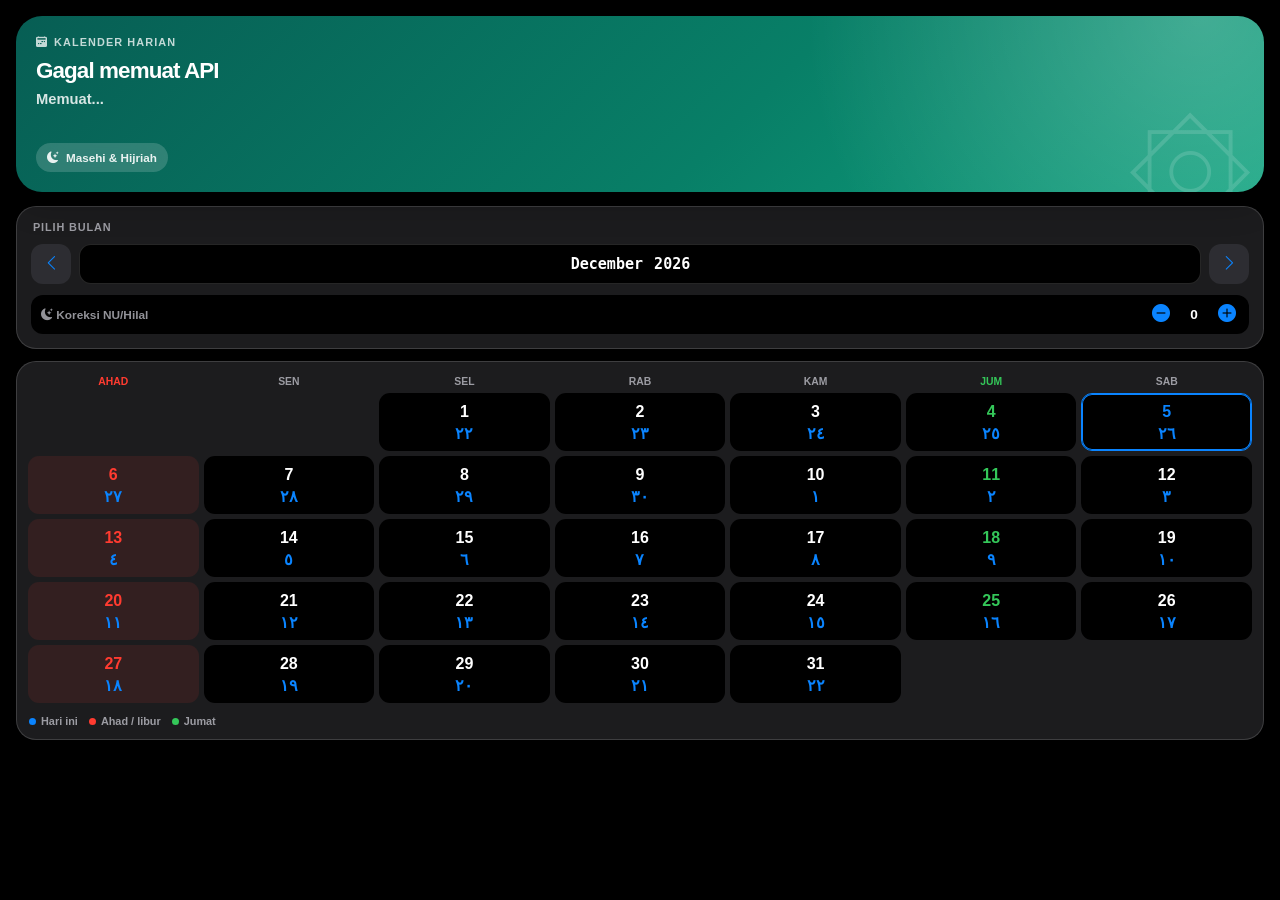
<file: kalender.html>
<!DOCTYPE html>
<html lang="id">
<head>
  <meta charset="UTF-8">
  <meta name="viewport" content="width=device-width, initial-scale=1.0, maximum-scale=1.0, user-scalable=no">
  <title>Kalender Hijriah & Masehi</title>
  <link href="https://cdn.jsdelivr.net/npm/bootstrap-icons@1.11.3/font/bootstrap-icons.min.css" rel="stylesheet">
  <style>
    :root {
      --bg-primary: #F2F2F7; --bg-secondary: #FFFFFF; --text-main: #000000;
      --text-muted: #8E8E93; --accent: #0A84FF; --danger: #FF3B30; --success: #34C759;
      --border: rgba(0,0,0,0.1); --soft-fill: rgba(118,118,128,0.1);
    }
    body.night {
      --bg-primary: #000000; --bg-secondary: #1C1C1E; --text-main: #FFFFFF;
      --text-muted: rgba(235,235,245,0.62); --border: rgba(255,255,255,0.15); --soft-fill: rgba(118,118,128,0.2);
    }
    * { box-sizing: border-box; }
    body {
      margin: 0; padding: 16px 16px 40px; background: var(--bg-primary); color: var(--text-main);
      font-family: -apple-system, BlinkMacSystemFont, "Segoe UI", sans-serif;
      transition: background-color 0.3s ease, color 0.3s ease;
    }
    .calendar-hero {
      min-height: 176px; margin-bottom: 14px; padding: 20px; display: flex; flex-direction: column; justify-content: space-between;
      border-radius: 26px; overflow: hidden; position: relative; color: #FFF;
      background: radial-gradient(circle at 95% 0%, rgba(255,255,255,0.22), transparent 33%), linear-gradient(135deg, #075E54, #087F67 58%, #10A37F);
      box-shadow: 0 14px 32px rgba(0,0,0,0.2);
    }
    .calendar-hero::after { content: "۞"; position: absolute; right: 12px; bottom: -43px; color: rgba(255,255,255,0.14); font-size: 8rem; line-height: 1; }
    .hero-copy, .hero-status { position: relative; z-index: 1; }
    .hero-kicker { display: flex; align-items: center; gap: 6px; color: rgba(255,255,255,0.76); font-size: 0.68rem; font-weight: 800; letter-spacing: 0.1em; text-transform: uppercase; }
    .today-masehi { margin-top: 10px; color: #FFF; font-size: 1.4rem; font-weight: 800; letter-spacing: -0.04em; line-height: 1.2; }
    .today-hijri { margin-top: 6px; color: rgba(255,255,255,0.84); font-size: 0.92rem; font-weight: 700; }
    .hero-status { display: inline-flex; align-items: center; align-self: flex-start; gap: 7px; padding: 8px 11px; border-radius: 999px; background: rgba(255,255,255,0.17); color: rgba(255,255,255,0.9); font-size: 0.73rem; font-weight: 800; backdrop-filter: blur(16px); -webkit-backdrop-filter: blur(16px); }
    .controls-wrapper, .calendar-shell, .holiday-panel {
      background: var(--bg-secondary); border: 0.5px solid var(--border); border-radius: 20px;
      box-shadow: 0 2px 8px rgba(0,0,0,0.04);
    }
    .controls-wrapper { padding: 14px; margin-bottom: 12px; }
    .section-kicker { margin: 0 2px 11px; color: var(--text-muted); font-size: 0.68rem; font-weight: 800; letter-spacing: 0.08em; text-transform: uppercase; }
    .header { display: grid; grid-template-columns: 40px minmax(0,1fr) 40px; gap: 8px; align-items: center; margin-bottom: 11px; }
    .month-year-picker {
      width: 100%; min-width: 0; padding: 9px 6px; border: 1px solid var(--border); border-radius: 12px;
      appearance: none; outline: none; background: var(--bg-primary); color: var(--text-main); text-align: center; font-size: 0.94rem; font-weight: 750;
    }
    .nav-btn {
      width: 40px; height: 40px; display: grid; place-items: center; border: 0; border-radius: 12px;
      background: var(--soft-fill); color: var(--accent); cursor: pointer; font-size: 1.05rem;
    }
    .nav-btn:active, .adj-btn:active { opacity: 0.65; }
    .adj-container { display: flex; align-items: center; justify-content: space-between; padding: 9px 10px; border-radius: 12px; background: var(--bg-primary); }
    .adj-title { color: var(--text-muted); font-size: 0.74rem; font-weight: 700; }
    .adj-controls { display: flex; align-items: center; gap: 7px; }
    .adj-btn { padding: 0 3px; border: 0; background: transparent; color: var(--accent); cursor: pointer; font-size: 1.12rem; }
    .adj-value { width: 28px; color: var(--text-main); text-align: center; font-size: 0.85rem; font-weight: 800; }
    .calendar-shell { padding: 13px 11px 11px; }
    .grid { display: grid; grid-template-columns: repeat(7, minmax(0,1fr)); gap: 5px; }
    .day-name { padding: 1px 0 6px; color: var(--text-muted); text-align: center; font-size: 0.65rem; font-weight: 800; text-transform: uppercase; }
    .day-name.sunday { color: var(--danger); }
    .day-name.friday { color: var(--success); }
    .cell {
      min-height: 58px; padding: 8px 2px 6px; display: flex; flex-direction: column; align-items: center; justify-content: center;
      border: 1px solid transparent; border-radius: 11px; position: relative; background: var(--bg-primary);
    }
    .cell.empty { visibility: hidden; }
    .cell.today { border-color: var(--accent); box-shadow: inset 0 0 0 1px var(--accent); }
    .cell.today .gregorian { color: var(--accent); }
    .cell.holiday { background: rgba(255,59,48,0.1); }
    .cell.holiday .gregorian { color: var(--danger); }
    .cell.friday .gregorian { color: var(--success); }
    .holiday-dot { width: 5px; height: 5px; border-radius: 50%; position: absolute; top: 5px; right: 5px; background: var(--danger); }
    .gregorian { margin-bottom: 6px; color: var(--text-main); font-size: 1rem; font-weight: 800; line-height: 1; }
    .hijri { color: var(--accent); font-family: 'Amiri', serif; font-size: 1rem; font-weight: 700; line-height: 1; }
    .calendar-legend { display: flex; flex-wrap: wrap; gap: 11px; padding: 12px 1px 1px; color: var(--text-muted); font-size: 0.68rem; font-weight: 700; }
    .calendar-legend span { display: flex; align-items: center; gap: 5px; }
    .calendar-legend i { width: 7px; height: 7px; border-radius: 50%; background: var(--danger); }
    .calendar-legend i.friday { background: var(--success); }
    .calendar-legend i.today { background: var(--accent); }
    .holiday-panel { padding: 15px; margin-top: 12px; }
    .holiday-title { display: flex; align-items: center; gap: 7px; margin-bottom: 11px; color: var(--text-main); font-size: 0.88rem; font-weight: 800; }
    .holiday-list { margin: 0; padding: 0; list-style: none; }
    .holiday-item { display: flex; flex-direction: column; padding: 10px 0; border-bottom: 0.5px solid var(--border); }
    .holiday-item:last-child { padding-bottom: 0; border-bottom: 0; }
    .h-date { display: flex; align-items: center; margin-bottom: 3px; font-size: 0.76rem; font-weight: 800; }
    .h-name { padding-left: 24px; color: var(--text-muted); font-size: 0.8rem; line-height: 1.4; }
  </style>
</head>
<body class="night">

  <section class="calendar-hero">
    <div class="hero-copy">
      <div class="hero-kicker"><i class="bi bi-calendar2-week-fill"></i> Kalender Harian</div>
      <div class="today-masehi" id="todayCE">Memuat...</div>
      <div class="today-hijri" id="todayHijr">Memuat...</div>
    </div>
    <div class="hero-status"><i class="bi bi-moon-stars-fill"></i> Masehi & Hijriah</div>
  </section>

  <section class="controls-wrapper">
    <div class="section-kicker">Pilih Bulan</div>
    <div class="header">
      <button class="nav-btn" onclick="changeMonth(-1)" aria-label="Bulan sebelumnya"><i class="bi bi-chevron-left"></i></button>
      <input type="month" id="monthPicker" class="month-year-picker" onchange="renderCalendar()">
      <button class="nav-btn" onclick="changeMonth(1)" aria-label="Bulan berikutnya"><i class="bi bi-chevron-right"></i></button>
    </div>
    
    <div class="adj-container">
      <div class="adj-title"><i class="bi bi-moon-stars-fill me-1"></i> Koreksi NU/Hilal</div>
      <div class="adj-controls">
        <button class="adj-btn" onclick="changeAdj(-1)" aria-label="Kurangi koreksi hijriah"><i class="bi bi-dash-circle-fill"></i></button>
        <div class="adj-value" id="adjDisplay">0</div>
        <button class="adj-btn" onclick="changeAdj(1)" aria-label="Tambah koreksi hijriah"><i class="bi bi-plus-circle-fill"></i></button>
      </div>
    </div>
  </section>

  <section class="calendar-shell">
    <div class="grid" id="dayNames">
      <div class="day-name sunday">Ahad</div><div class="day-name">Sen</div><div class="day-name">Sel</div>
      <div class="day-name">Rab</div><div class="day-name">Kam</div><div class="day-name friday">Jum</div><div class="day-name">Sab</div>
    </div>
    <div class="grid" id="calendarGrid"></div>
    <div class="calendar-legend"><span><i class="today"></i> Hari ini</span><span><i></i> Ahad / libur</span><span><i class="friday"></i> Jumat</span></div>
  </section>

  <section class="holiday-panel" id="holidayPanel" style="display: none;">
    <div class="holiday-title"><i class="bi bi-calendar-event-fill" style="color: var(--accent);"></i> Hari Penting & Libur</div>
    <ul class="holiday-list" id="holidayList"></ul>
  </section>

  <script>
    let currentDate = new Date();
    let hijriAdjustment = parseInt(localStorage.getItem('hijriAdj')) || 0;
    let eventsList = [];
    let apiHariLiburCache = null; 
    
    // Mesin Acara Islam Otomatis
    const islamicEvents = {
      "1-1": "Tahun Baru Islam (1 Muharram)", "1-10": "Puasa Asyura (10 Muharram)",
      "7-27": "Isra' Mi'raj (27 Rajab)", "8-15": "Nisfu Sya'ban (15 Sya'ban)",
      "9-1": "Awal Ramadhan (1 Ramadhan)", "9-17": "Nuzulul Qur'an (17 Ramadhan)",
      "10-1": "Hari Raya Idul Fitri (1 Syawal)", "12-9": "Puasa Arafah (9 Dzulhijjah)",
      "12-10": "Hari Raya Idul Adha (10 Dzulhijjah)"
    };
    
    document.getElementById('adjDisplay').innerText = hijriAdjustment > 0 ? `+${hijriAdjustment}` : hijriAdjustment;

    window.addEventListener('message', function(event) {
      if (event.data.type === 'SYNC_THEME') {
        if (event.data.isDark) document.body.classList.add("night");
        else document.body.classList.remove("night");
      }
      if (event.data.type === 'SYNC_COLOR') {
        document.documentElement.style.setProperty('--accent', event.data.colorHex);
      }
    });
    window.parent.postMessage({ type: 'REQUEST_SYNC' }, '*');

    function changeAdj(val) {
      hijriAdjustment += val;
      if(hijriAdjustment > 3) hijriAdjustment = 3;
      if(hijriAdjustment < -3) hijriAdjustment = -3;
      document.getElementById('adjDisplay').innerText = hijriAdjustment > 0 ? `+${hijriAdjustment}` : hijriAdjustment;
      localStorage.setItem('hijriAdj', hijriAdjustment);
      renderCalendar(); fetchTodayAPI(); 
    }

    async function fetchTodayAPI() {
      try {
        const res = await fetch(`https://api.myquran.com/v3/cal/today?adj=${hijriAdjustment}`);
        const json = await res.json();
        if(json.status) {
          const opt = { weekday: 'long', year: 'numeric', month: 'long', day: 'numeric' };
          document.getElementById('todayCE').innerText = new Date().toLocaleDateString('id-ID', opt);
          document.getElementById('todayHijr').innerText = `${json.data.hijr.day} ${json.data.hijr.monthName} ${json.data.hijr.year} H`;
        }
      } catch(e) {
        document.getElementById('todayCE').innerText = "Gagal memuat API";
      }
    }

    function getArabicHijriDay(dateObj, adjDays) {
      const adjDate = new Date(dateObj.getTime() + (adjDays * 24 * 60 * 60 * 1000));
      return new Intl.DateTimeFormat('ar-SA-u-ca-islamic', { day: 'numeric' }).format(adjDate);
    }

    function getIslamicDateNumeric(dateObj, adjDays) {
      try {
        const adjDate = new Date(dateObj.getTime() + (adjDays * 24 * 60 * 60 * 1000));
        const parts = new Intl.DateTimeFormat('en-US-u-ca-islamic', { day: 'numeric', month: 'numeric' }).formatToParts(adjDate);
        let hDay = 1, hMonth = 1;
        parts.forEach(p => {
           if(p.type === 'day') hDay = parseInt(p.value, 10);
           if(p.type === 'month') hMonth = parseInt(p.value, 10);
        });
        return { hDay, hMonth };
      } catch(e) { return { hDay: 0, hMonth: 0 }; }
    }

    async function renderCalendar() {
      const picker = document.getElementById('monthPicker');
      if (picker.value) {
        const parts = picker.value.split('-');
        currentDate.setFullYear(parseInt(parts[0]), parseInt(parts[1]) - 1, 1);
      }
      const year = currentDate.getFullYear();
      const month = currentDate.getMonth();
      picker.value = `${year}-${String(month + 1).padStart(2, '0')}`;

      // Eksekusi API Guangrei dengan Caching Memori (Sangat Ringan)
      if (!apiHariLiburCache) {
        try {
          const res = await fetch("https://raw.githubusercontent.com/guangrei/APIHariLibur_V2/main/calendar.json");
          apiHariLiburCache = await res.json();
        } catch(e) {
          apiHariLiburCache = {};
        }
      }

      eventsList = [];
      const hList = document.getElementById('holidayList');
      const hPanel = document.getElementById('holidayPanel');
      hList.innerHTML = '<li class="holiday-item"><span class="h-name" style="padding-left:0;">Memuat data hari penting...</span></li>';
      hPanel.style.display = 'block';

      const firstDay = new Date(year, month, 1).getDay();
      const daysInMonth = new Date(year, month + 1, 0).getDate();
      const todayObj = new Date();
      const grid = document.getElementById('calendarGrid');
      grid.innerHTML = '';

      for (let i = 0; i < firstDay; i++) grid.innerHTML += `<div class="cell empty"></div>`;

      for (let i = 1; i <= daysInMonth; i++) {
        const loopDate = new Date(year, month, i);
        const hijriArabNumber = getArabicHijriDay(loopDate, hijriAdjustment);
        const { hDay, hMonth } = getIslamicDateNumeric(loopDate, hijriAdjustment);
        const dateString = `${year}-${String(month + 1).padStart(2, '0')}-${String(i).padStart(2, '0')}`;
        
        let isHolidayEvent = false;
        
        // Cek Libur/Perayaan dari API Guangrei
        if (apiHariLiburCache && apiHariLiburCache[dateString]) {
           isHolidayEvent = true;
           const eventData = apiHariLiburCache[dateString];
           const eventName = eventData.summary || "Hari Libur / Perayaan";
           eventsList.push({ date: dateString, name: eventName, isHoliday: true, isIslamic: false });
        }
        
        // Kalkulasi Acara Islam secara Offline
        const eventKey = `${hMonth}-${hDay}`;
        if (islamicEvents[eventKey]) {
           const eventName = islamicEvents[eventKey];
           const exists = eventsList.find(e => e.date === dateString && e.name.includes(eventName.split(" ")[0]));
           if (!exists) eventsList.push({ date: dateString, name: eventName, isHoliday: false, isIslamic: true });
        }
        
        let isToday = false;
        if (loopDate.getDate() === todayObj.getDate() && loopDate.getMonth() === todayObj.getMonth() && loopDate.getFullYear() === todayObj.getFullYear()) {
          isToday = true;
        }
        
        let dayOfWeek = loopDate.getDay();
        let isSunday = (dayOfWeek === 0);
        let isFriday = (dayOfWeek === 5);
        
        // Logika Prioritas Warna Kalender
        let isRedDate = isHolidayEvent || isSunday;
        
        let classes = "cell";
        if (isToday) classes += " today";
        
        if (isRedDate) {
            classes += " holiday";
        } else if (isFriday) {
            classes += " friday";
        }

        grid.innerHTML += `
          <div class="${classes}">
            ${isHolidayEvent && !isToday ? '<div class="holiday-dot"></div>' : ''}
            <span class="gregorian">${i}</span>
            <span class="hijri">${hijriArabNumber}</span>
          </div>
        `;
      }
      
      // Render Event List
      hList.innerHTML = '';
      if (eventsList.length > 0) {
        hPanel.style.display = 'block';
        eventsList.sort((a, b) => new Date(a.date) - new Date(b.date));
        eventsList.forEach(ev => {
          const tglIndo = new Intl.DateTimeFormat('id-ID', {day:'numeric', month:'long', year:'numeric'}).format(new Date(ev.date));
          let icon = ev.isHoliday ? '<i class="bi bi-calendar-check-fill text-danger me-2" style="color: var(--danger);"></i>' : 
                     (ev.isIslamic ? '<i class="bi bi-moon-stars-fill me-2" style="color: var(--accent);"></i>' : '<i class="bi bi-calendar-event me-2" style="color: var(--text-muted);"></i>');
          let textColor = ev.isHoliday ? 'var(--danger)' : 'var(--text-main)';

          hList.innerHTML += `
            <li class="holiday-item">
              <span class="h-date" style="color: ${textColor};">${icon}${tglIndo}</span>
              <span class="h-name">${ev.name}</span>
            </li>
          `;
        });
      } else {
        hPanel.style.display = 'none';
      }
    }

    function changeMonth(step) {
      currentDate.setMonth(currentDate.getMonth() + step);
      const picker = document.getElementById('monthPicker');
      picker.value = `${currentDate.getFullYear()}-${String(currentDate.getMonth() + 1).padStart(2, '0')}`;
      renderCalendar();
    }

    fetchTodayAPI(); renderCalendar();
  </script>
</body>
</html>
</file>
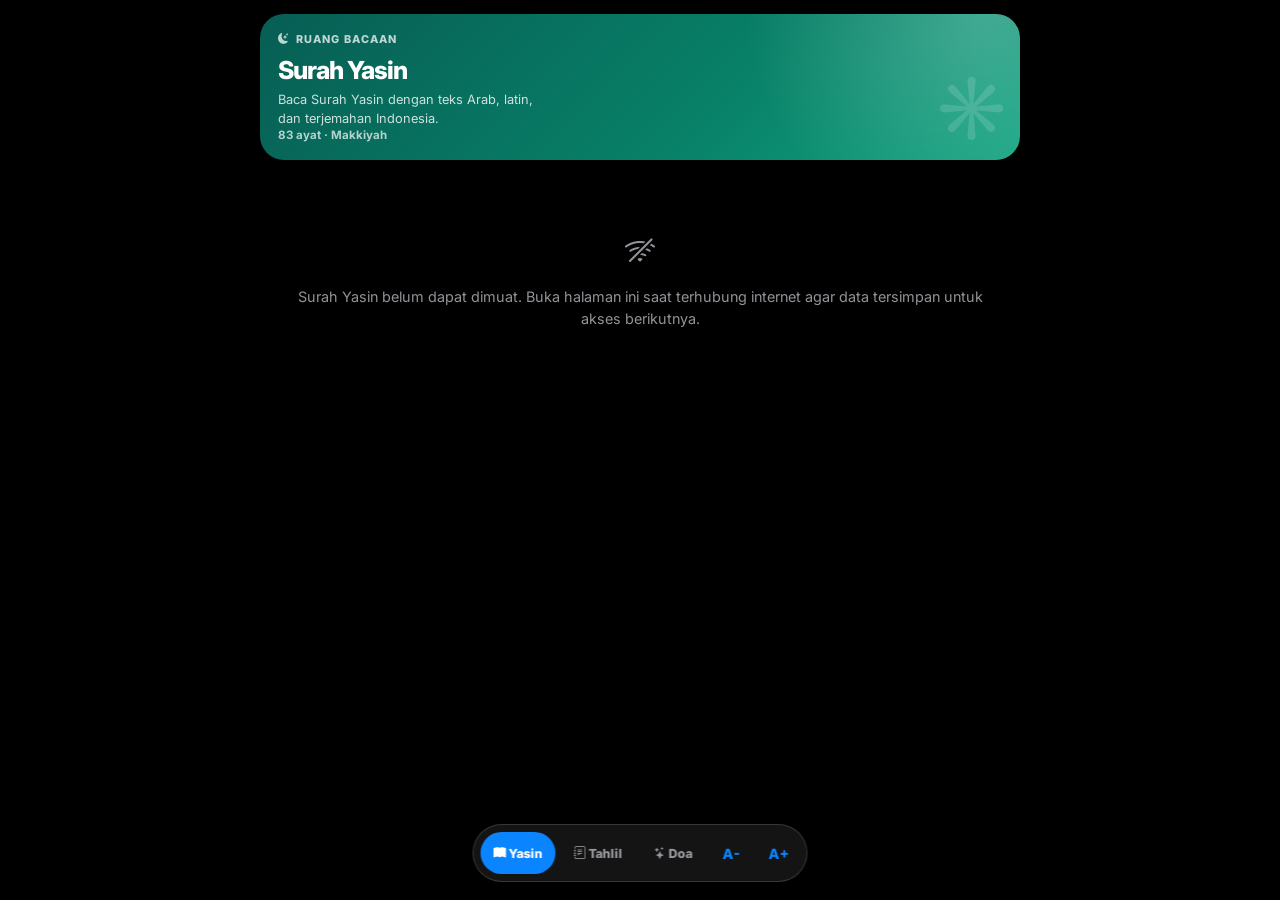
<file: yasin-tahlil.html>
<!DOCTYPE html>
<html lang="id">
<head>
  <meta charset="UTF-8">
  <meta name="viewport" content="width=device-width, initial-scale=1.0, maximum-scale=1.0, user-scalable=no, viewport-fit=cover">
  <meta name="theme-color" content="#000000">
  <title>Yasin & Tahlil</title>
  <link href="https://cdn.jsdelivr.net/npm/bootstrap-icons@1.11.3/font/bootstrap-icons.min.css" rel="stylesheet">
  <link href="https://fonts.googleapis.com/css2?family=Inter:wght@400;500;600;700&family=Amiri:wght@400;700&display=swap" rel="stylesheet">
  <style>
    :root {
      --bg-primary: #F2F2F7; --bg-secondary: #FFFFFF; --text-main: #000000;
      --text-muted: #8E8E93; --glass-bg: rgba(255,255,255,0.78); --glass-border: rgba(0,0,0,0.1);
      --accent: #0A84FF; --accent-soft: rgba(10,132,255,0.12); --gray-fill: rgba(118,118,128,0.12); --reading-font-size: 2rem;
      --font-sans: 'Inter', -apple-system, BlinkMacSystemFont, sans-serif; --font-arab: 'Amiri', serif;
    }
    body.dark-mode {
      --bg-primary: #000000; --bg-secondary: #1C1C1E; --text-main: #FFFFFF;
      --text-muted: rgba(235,235,245,0.62); --glass-bg: rgba(28,28,30,0.72); --glass-border: rgba(255,255,255,0.15);
      --gray-fill: rgba(118,118,128,0.24);
    }
    * { box-sizing: border-box; }
    body {
      margin: 0; padding: calc(14px + env(safe-area-inset-top)) 16px calc(96px + env(safe-area-inset-bottom)); background: var(--bg-primary);
      color: var(--text-main); font-family: var(--font-sans); -webkit-font-smoothing: antialiased;
    }
    .reading-hero { margin: 0 0 16px; padding: 18px; min-height: 138px; display: flex; flex-direction: column; justify-content: space-between; border-radius: 24px; color: #fff; overflow: hidden; position: relative; background: radial-gradient(circle at 95% 0%, rgba(255,255,255,0.22), transparent 32%), linear-gradient(135deg, #075E54, #087F67 58%, #10A37F); box-shadow: 0 14px 32px rgba(0,0,0,0.2); }
    .reading-hero::after { content: "۞"; position: absolute; right: 12px; bottom: -38px; color: rgba(255,255,255,0.14); font-family: var(--font-arab); font-size: 7rem; }
    .reading-hero-copy { position: relative; z-index: 1; }
    .reading-hero-kicker { display: flex; align-items: center; gap: 6px; color: rgba(255,255,255,0.74); font-size: 0.68rem; font-weight: 800; letter-spacing: 0.1em; text-transform: uppercase; }
    .reading-hero-title { margin: 9px 0 5px; font-size: 1.55rem; font-weight: 800; letter-spacing: -0.04em; }
    .reading-hero-text { margin: 0; max-width: 260px; color: rgba(255,255,255,0.8); font-size: 0.8rem; line-height: 1.5; }
    .reading-hero-status { position: relative; z-index: 1; color: rgba(255,255,255,0.7); font-size: 0.72rem; font-weight: 700; }
    .reading-card {
      margin-bottom: 14px; padding: 18px 16px; border-radius: 20px; background: var(--bg-secondary);
      border: 0.5px solid var(--glass-border); box-shadow: 0 1px 3px rgba(0,0,0,0.05);
    }
    .card-head { display: flex; align-items: center; justify-content: space-between; gap: 12px; margin-bottom: 14px; }
    .badge { padding: 6px 10px; border-radius: 999px; color: var(--accent); background: var(--accent-soft); font-size: 0.75rem; font-weight: 700; }
    .item-title { color: var(--accent); font-size: 0.82rem; font-weight: 700; text-align: right; }
    .arabic { margin-bottom: 16px; color: var(--text-main); font-family: var(--font-arab); font-size: var(--reading-font-size); line-height: 2.05; text-align: right; }
    .latin { margin-bottom: 8px; color: var(--accent); font-size: 0.86rem; font-weight: 500; line-height: 1.55; }
    .meaning { color: var(--text-muted); font-size: 0.88rem; line-height: 1.55; }
    .state { padding: 52px 18px; color: var(--text-muted); text-align: center; font-size: 0.9rem; line-height: 1.5; }
    .spinner { width: 30px; height: 30px; margin: 0 auto 12px; border: 3px solid var(--gray-fill); border-top-color: var(--accent); border-radius: 50%; animation: spin 0.8s linear infinite; }
    @keyframes spin { to { transform: rotate(360deg); } }
    @media (min-width: 720px) { main { max-width: 760px; margin: auto; } .arabic { font-size: 2.2rem; } }
    .reading-toolbar { position: fixed; left: 50%; bottom: calc(18px + env(safe-area-inset-bottom)); transform: translateX(-50%); display: flex; align-items: center; gap: 5px; padding: 7px; border: 0.5px solid var(--glass-border); border-radius: 999px; background: var(--glass-bg); box-shadow: 0 12px 30px rgba(0,0,0,0.22); backdrop-filter: blur(28px) saturate(180%); -webkit-backdrop-filter: blur(28px) saturate(180%); z-index: 20; }
    .reading-toolbar button { min-height: 42px; padding: 0 13px; border: 0; border-radius: 999px; background: transparent; color: var(--text-muted); font-size: 0.78rem; font-weight: 800; font-family: var(--font-sans); white-space: nowrap; }
    .reading-toolbar button.active { background: var(--accent); color: #fff; }
    .reading-toolbar .zoom-btn { min-width: 42px; padding: 0 8px; color: var(--accent); font-size: 0.88rem; }
    .reading-toolbar button:active { opacity: 0.65; }
  </style>
</head>
<body class="dark-mode">
<main>
  <section class="reading-hero">
    <div class="reading-hero-copy">
      <div class="reading-hero-kicker"><i class="bi bi-moon-stars-fill"></i> Ruang Bacaan</div>
      <h1 class="reading-hero-title" id="heroTitle">Surah Yasin</h1>
      <p class="reading-hero-text" id="heroText">Baca Surah Yasin dengan teks Arab, latin, dan terjemahan Indonesia.</p>
    </div>
    <div class="reading-hero-status" id="heroStatus">83 ayat · Makkiyah</div>
  </section>
  <div id="content"><div class="state"><div class="spinner"></div>Memuat bacaan...</div></div>
</main>

<nav class="reading-toolbar" aria-label="Kontrol bacaan">
  <button id="tabYasin" class="active" onclick="showSection('yasin')"><i class="bi bi-book-fill"></i> Yasin</button>
  <button id="tabTahlil" onclick="showSection('tahlil')"><i class="bi bi-journal-text"></i> Tahlil</button>
  <button onclick="window.location.href='doa-tahlil.html'"><i class="bi bi-stars"></i> Doa</button>
  <button class="zoom-btn" onclick="changeReadingSize('decrease')" aria-label="Perkecil teks Arab">A-</button>
  <button class="zoom-btn" onclick="changeReadingSize('increase')" aria-label="Perbesar teks Arab">A+</button>
</nav>

<script>
  const API_V2_EQURAN = 'https://equran.id/api/v2';
  let activeSection = 'yasin';
  let yasinData = null;
  let tahlilData = null;
  let readingFontSize = Number(localStorage.getItem('yasinTahlilFontSize')) || 2;

  if ('serviceWorker' in navigator) navigator.serviceWorker.register('service-worker.js');

  window.addEventListener('load', () => {
    applyTheme();
    showSection('yasin');
  });

  function applyTheme() {
    if (localStorage.getItem('isDarkMode') === 'false') document.body.classList.remove('dark-mode');
    const savedColor = localStorage.getItem('appAccentColor');
    if (savedColor) document.documentElement.style.setProperty('--accent', savedColor);
    document.documentElement.style.setProperty('--reading-font-size', readingFontSize + 'rem');
  }

  async function showSection(section) {
    activeSection = section;
    const isYasin = section === 'yasin';
    document.getElementById('tabYasin').classList.toggle('active', isYasin);
    document.getElementById('tabTahlil').classList.toggle('active', !isYasin);
    document.getElementById('heroTitle').textContent = isYasin ? 'Surah Yasin' : 'Bacaan Tahlil';
    document.getElementById('heroText').textContent = isYasin
      ? 'Baca Surah Yasin dengan teks Arab, latin, dan terjemahan Indonesia.'
      : 'Rangkaian bacaan tahlil lengkap untuk dibaca secara berurutan.';
    document.getElementById('heroStatus').textContent = isYasin ? '83 ayat · Makkiyah' : '47 bacaan · Tahlil lengkap';
    renderLoading();
    if (isYasin) await loadYasin();
    else await loadTahlil();
    window.scrollTo({ top: 0, behavior: 'smooth' });
  }

  function changeReadingSize(direction) {
    if (direction === 'increase' && readingFontSize < 3.4) readingFontSize += 0.2;
    if (direction === 'decrease' && readingFontSize > 1.4) readingFontSize -= 0.2;
    readingFontSize = Number(readingFontSize.toFixed(1));
    document.documentElement.style.setProperty('--reading-font-size', readingFontSize + 'rem');
    localStorage.setItem('yasinTahlilFontSize', readingFontSize);
  }

  function renderLoading() {
    document.getElementById('content').innerHTML = '<div class="state"><div class="spinner"></div>Memuat bacaan...</div>';
  }

  async function loadYasin() {
    if (yasinData) return renderYasin(yasinData);
    try {
      const response = await fetch(`${API_V2_EQURAN}/surat/36`);
      if (!response.ok) throw new Error('Gagal mengambil Surah Yasin');
      const json = await response.json();
      yasinData = json.data.ayat;
      renderYasin(yasinData);
    } catch (error) {
      renderError('Surah Yasin belum dapat dimuat. Buka halaman ini saat terhubung internet agar data tersimpan untuk akses berikutnya.');
    }
  }

  async function loadTahlil() {
    if (tahlilData) return renderTahlil(tahlilData);
    try {
      const response = await fetch('tahlil.json');
      if (!response.ok) throw new Error('Gagal mengambil bacaan tahlil');
      const json = await response.json();
      tahlilData = json.result;
      renderTahlil(tahlilData);
    } catch (error) {
      renderError('Bacaan tahlil belum dapat dimuat. Coba buka kembali halaman ini.');
    }
  }

  function renderYasin(items) {
    document.getElementById('content').innerHTML = items.map(item => `
      <article class="reading-card">
        <div class="card-head"><span class="badge">Ayat ${item.nomorAyat}</span></div>
        <div class="arabic">${item.teksArab}</div>
        <div class="latin">${item.teksLatin}</div>
        <div class="meaning">${item.teksIndonesia}</div>
      </article>
    `).join('');
  }

  function renderTahlil(items) {
    document.getElementById('content').innerHTML = items.map(item => `
      <article class="reading-card">
        <div class="card-head">
          <span class="badge">Bacaan ${item.no}</span>
          ${item.judul ? `<span class="item-title">${item.judul}</span>` : ''}
        </div>
        <div class="arabic">${item.arab}</div>
        ${item.latin ? `<div class="latin">${item.latin}</div>` : ''}
        <div class="meaning">${item.id}</div>
      </article>
    `).join('');
  }

  function renderError(message) {
    document.getElementById('content').innerHTML = `<div class="state"><i class="bi bi-wifi-off" style="display:block;font-size:2rem;margin-bottom:10px"></i>${message}</div>`;
  }
</script>
</body>
</html>
</file>
<file: tasbih/style.css>
:root {
  --bg-color: #F2F2F7;
  --card-bg: #FFFFFF;
  --text-main: #000000;
  --text-sec: #8E8E93;
  --accent-color: #FF9F0A; /* Base Orange Amber */
  --progress-bg: #E5E5EA;
  --danger: #FF3B30;
  --divider: rgba(60, 60, 67, 0.1);
}

body.night {
  --bg-color: #000000;
  --card-bg: #1C1C1E;
  --text-main: #FFFFFF;
  --text-sec: #EBEBF5;
  --progress-bg: #2C2C2E;
  --divider: rgba(84, 84, 88, 0.65);
}

* { box-sizing: border-box; -webkit-tap-highlight-color: transparent; user-select: none; }

body {
  margin: 0; padding: 20px 20px 100px 20px;
  background: var(--bg-color); 
  font-family: -apple-system, BlinkMacSystemFont, "Segoe UI", Roboto, Helvetica, Arial, sans-serif;
  color: var(--text-main); display: flex; flex-direction: column; align-items: center;
  min-height: 100vh; overflow-x: hidden;
  transition: background-color 0.4s ease, color 0.4s ease;
}

.tasbih-hero { width: 100%; max-width: 400px; min-height: 132px; margin-bottom: 16px; padding: 17px; display: flex; flex-direction: column; justify-content: space-between; overflow: hidden; position: relative; border-radius: 24px; color: #fff; background: radial-gradient(circle at 95% 0%, rgba(255,255,255,0.22), transparent 32%), linear-gradient(135deg, #075E54, #087F67 58%, #10A37F); box-shadow: 0 14px 32px rgba(0,0,0,0.2); transition: 0.3s; }
.tasbih-hero::after { content: "۞"; position: absolute; right: 12px; bottom: -40px; color: rgba(255,255,255,0.14); font-size: 7rem; line-height: 1; }
.tasbih-hero-copy, .tasbih-hero-status { position: relative; z-index: 1; }
.tasbih-hero-kicker { display: flex; align-items: center; gap: 6px; color: rgba(255,255,255,0.74); font-size: 11px; font-weight: 800; letter-spacing: 0.1em; text-transform: uppercase; }
.tasbih-hero-title { margin: 8px 0 4px; font-size: 25px; font-weight: 800; letter-spacing: -0.04em; }
.tasbih-hero-text { max-width: 270px; margin: 0; color: rgba(255,255,255,0.8); font-size: 13px; line-height: 1.45; }
.tasbih-hero-status { display: flex; align-items: center; gap: 6px; color: rgba(255,255,255,0.72); font-size: 12px; font-weight: 700; }

.top-nav { width: 100%; max-width: 400px; display: flex; justify-content: space-between; align-items: center; margin-bottom: 20px; transition: 0.3s; }
.time { font-size: 24px; font-weight: 600; color: var(--text-main); letter-spacing: 0.5px; }

.icon-btn {
  width: 42px; height: 42px; border-radius: 50%; background: var(--card-bg);
  display: flex; justify-content: center; align-items: center; font-size: 20px;
  color: var(--text-main); cursor: pointer; transition: 0.2s;
  box-shadow: 0 4px 15px rgba(0,0,0,0.05);
}
.icon-btn i { font-size: 1.25rem; }
.icon-btn:active { transform: scale(0.9); }

.preset-container { width: 100%; max-width: 400px; display: flex; gap: 10px; overflow-x: auto; padding-bottom: 10px; margin-bottom: 20px; transition: 0.3s;}
.preset-container::-webkit-scrollbar { display: none; }
.preset-pill {
  padding: 10px 18px; background: var(--card-bg); border-radius: 20px; font-size: 15px; font-weight: 600;
  white-space: nowrap; color: var(--text-sec); cursor: pointer; border: 1px solid var(--divider);
  transition: background 0.3s, color 0.3s, border-color 0.3s;
}
.preset-pill.active { background: var(--accent-color); color: #fff; border-color: var(--accent-color); }

.center-container { position: relative; display: flex; justify-content: center; align-items: center; margin: 10px 0 30px 0; transition: 0.4s; }

.progress-ring {
  width: 320px; height: 320px; border-radius: 50%;
  background: conic-gradient(var(--accent-color) 0%, var(--progress-bg) 0%);
  display: flex; justify-content: center; align-items: center; transition: background 0.3s ease; 
}

.massive-btn {
  width: 290px; height: 290px; border-radius: 50%; background: var(--card-bg); border: none;
  display: flex; flex-direction: column; justify-content: center; align-items: center; cursor: pointer;
  box-shadow: 0 4px 20px rgba(0,0,0,0.05); transition: transform 0.1s ease, background 0.3s, opacity 0.3s;
}
.massive-btn:active { transform: scale(0.95); background: var(--progress-bg); }

.counter { font-size: 85px; font-weight: 700; color: var(--text-main); line-height: 1; margin-top: 10px; letter-spacing: -2px;}
.target-label { font-size: 16px; color: var(--accent-color); font-weight: 600; margin-top: 5px; transition: color 0.3s; }

.controls { width: 100%; max-width: 400px; display: flex; gap: 15px; margin-bottom: 20px; transition: 0.3s;}
.btn { flex: 1; padding: 18px 0; border-radius: 20px; border: none; font-size: 16px; font-weight: 600; cursor: pointer; transition: 0.1s; background: var(--card-bg); color: var(--text-main); box-shadow: 0 4px 15px rgba(0,0,0,0.04); }
.btn:active { transform: scale(0.95); }
.btn.reset { color: var(--danger); }

.history-card { width: 100%; max-width: 400px; }
ol { margin: 0; padding-left: 0; list-style-type: none; }
li { font-size: 16px; font-weight: 500; padding: 10px 0; color: var(--text-main); border-bottom: 1px solid var(--divider); display: flex; justify-content: space-between;}
li:last-child { border-bottom: none; }
.hist-target { color: var(--text-sec); font-size: 14px; }

.clear-history {
  background-color: rgba(255, 59, 48, 0.15); 
  color: var(--danger);
  border: none;
  padding: 6px 14px;
  border-radius: 12px;
  font-size: 13px;
  font-weight: 600;
  cursor: pointer;
  transition: all 0.2s cubic-bezier(0.2, 0.8, 0.2, 1);
  display: flex;
  align-items: center;
}
.clear-history:active {
  transform: scale(0.92);
  background-color: var(--danger);
  color: #FFFFFF;
}

.modal-overlay { position: fixed; top: 0; left: 0; width: 100%; height: 100%; background: rgba(0,0,0,0.4); backdrop-filter: blur(5px); display: none; justify-content: center; align-items: center; z-index: 1000; opacity: 0; transition: opacity 0.3s; }
.modal-box { background: var(--card-bg); width: 85%; max-width: 360px; max-height: 85vh; overflow-y: auto; border-radius: 24px; padding: 25px; text-align: center; transform: translateY(20px); transition: transform 0.3s cubic-bezier(0.175, 0.885, 0.32, 1.275); }
.modal-box::-webkit-scrollbar { display: none; }
.modal-overlay.show { display: flex; opacity: 1; }
.modal-overlay.show .modal-box { transform: translateY(0); }

.modal-title { font-size: 20px; font-weight: 700; margin-bottom: 20px; color: var(--text-main); }
.modal-input { width: 100%; padding: 15px; border: 1px solid var(--divider); border-radius: 14px; font-size: 22px; text-align: center; margin-bottom: 10px; background: var(--bg-color); color: var(--text-main); outline: none; font-weight: bold;}
.modal-btns { display: flex; gap: 10px; }
.m-btn { flex: 1; padding: 14px; border-radius: 14px; border: none; font-size: 16px; font-weight: 600; cursor: pointer; }
.m-btn.cancel { background: var(--bg-color); color: var(--text-main); }
.m-btn.save { background: var(--accent-color); color: #FFF; transition: background 0.3s;}

.settings-section { text-align: left; font-size: 13px; font-weight: 700; color: var(--text-sec); text-transform: uppercase; margin: 20px 0 8px 5px; letter-spacing: 0.5px;}
.setting-item { display: flex; justify-content: space-between; align-items: center; padding: 14px 10px; border-bottom: 1px solid var(--divider); background: var(--bg-color); }
.setting-item:first-of-type { border-top-left-radius: 14px; border-top-right-radius: 14px; }
.setting-item:last-of-type { border-bottom: none; border-bottom-left-radius: 14px; border-bottom-right-radius: 14px; }
.setting-label { font-size: 16px; font-weight: 600; color: var(--text-main); }

.ios-switch { position: relative; width: 46px; height: 26px; background: #D1D1D6; border-radius: 26px; cursor: pointer; transition: background 0.3s; }
body.night .ios-switch { background: #39393D; }
.ios-switch::after { content: ''; position: absolute; top: 2px; left: 2px; width: 22px; height: 22px; background: #FFF; border-radius: 50%; box-shadow: 0 2px 5px rgba(0,0,0,0.2); transition: transform 0.3s cubic-bezier(0.2, 0.85, 0.32, 1.2); }
.ios-switch.active { background: #34C759; }
.ios-switch.active::after { transform: translateX(20px); }

.soc-list { display: flex; flex-direction: column; gap: 2px; background: var(--bg-color); border-radius: 14px; overflow: hidden; }
.soc-link { display: block; padding: 14px 10px; color: var(--accent-color); text-decoration: none; font-weight: 600; font-size: 16px; text-align: left; border-bottom: 1px solid var(--divider); transition: color 0.3s; }
.soc-link:last-child { border-bottom: none; }
.soc-link:active { background: var(--divider); }

.toast { position: fixed; top: -60px; left: 50%; transform: translateX(-50%); background: rgba(44, 44, 46, 0.95); backdrop-filter: blur(10px); color: #FFF; padding: 15px 30px; border-radius: 30px; font-weight: 600; font-size: 16px; box-shadow: 0 10px 30px rgba(0,0,0,0.2); transition: top 0.4s cubic-bezier(0.175, 0.885, 0.32, 1.275); z-index: 2000; display: flex; align-items: center; gap: 10px;}
.toast.show { top: 40px; }

body.zen-active .top-nav, body.zen-active .tasbih-hero, body.zen-active .preset-container, body.zen-active .controls {
  opacity: 0; pointer-events: none; height: 0; margin: 0; padding: 0; overflow: hidden;
}
body.zen-active .center-container { transform: scale(1.1); margin-top: 100px; }
.exit-zen-btn { display: none; position: fixed; bottom: 40px; padding: 15px 30px; background: var(--card-bg); color: var(--accent-color); border-radius: 30px; font-weight: bold; font-size: 16px; box-shadow: 0 10px 30px rgba(0,0,0,0.1); cursor: pointer; z-index: 100; border: none; transition: color 0.3s; }
body.zen-active .exit-zen-btn { display: block; }

body.locked .massive-btn { pointer-events: none; opacity: 0.8; }
body.locked #lockBtn { color: var(--danger); background: rgba(255, 59, 48, 0.15); }
</file>
